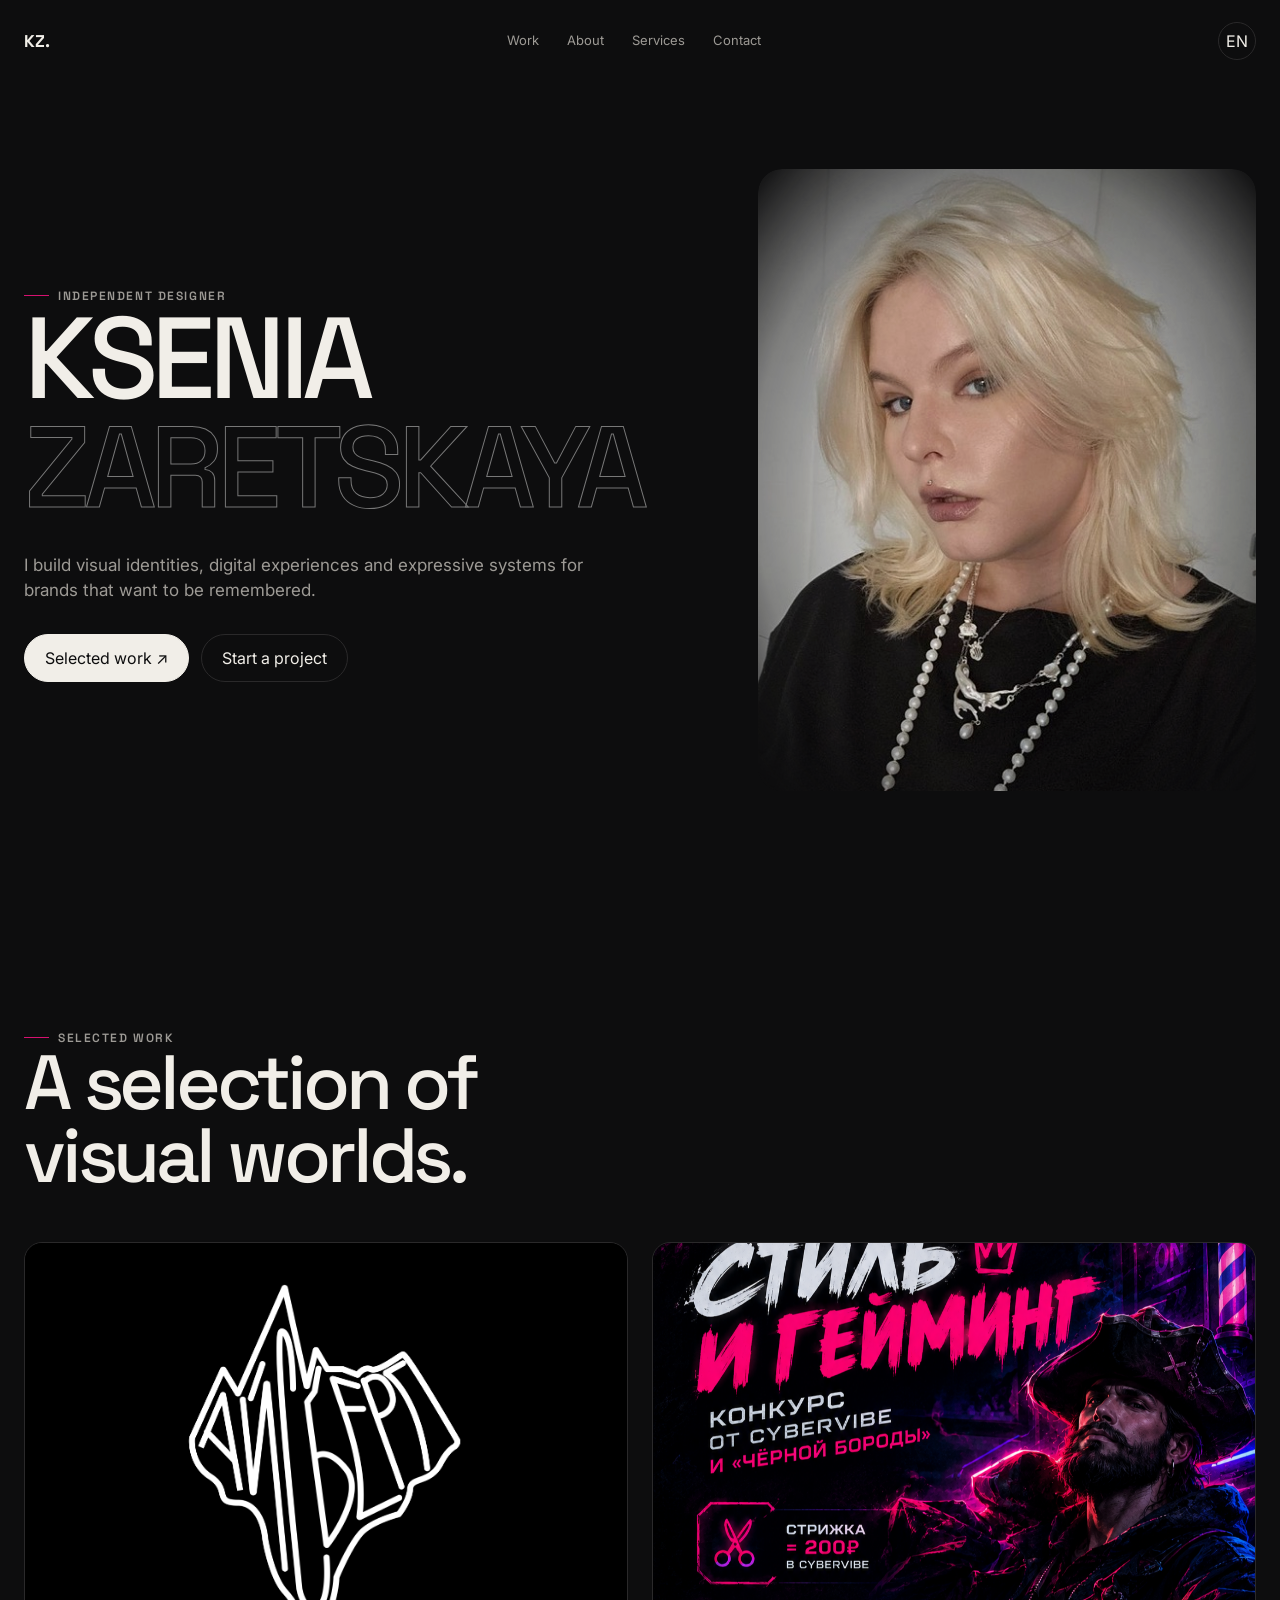
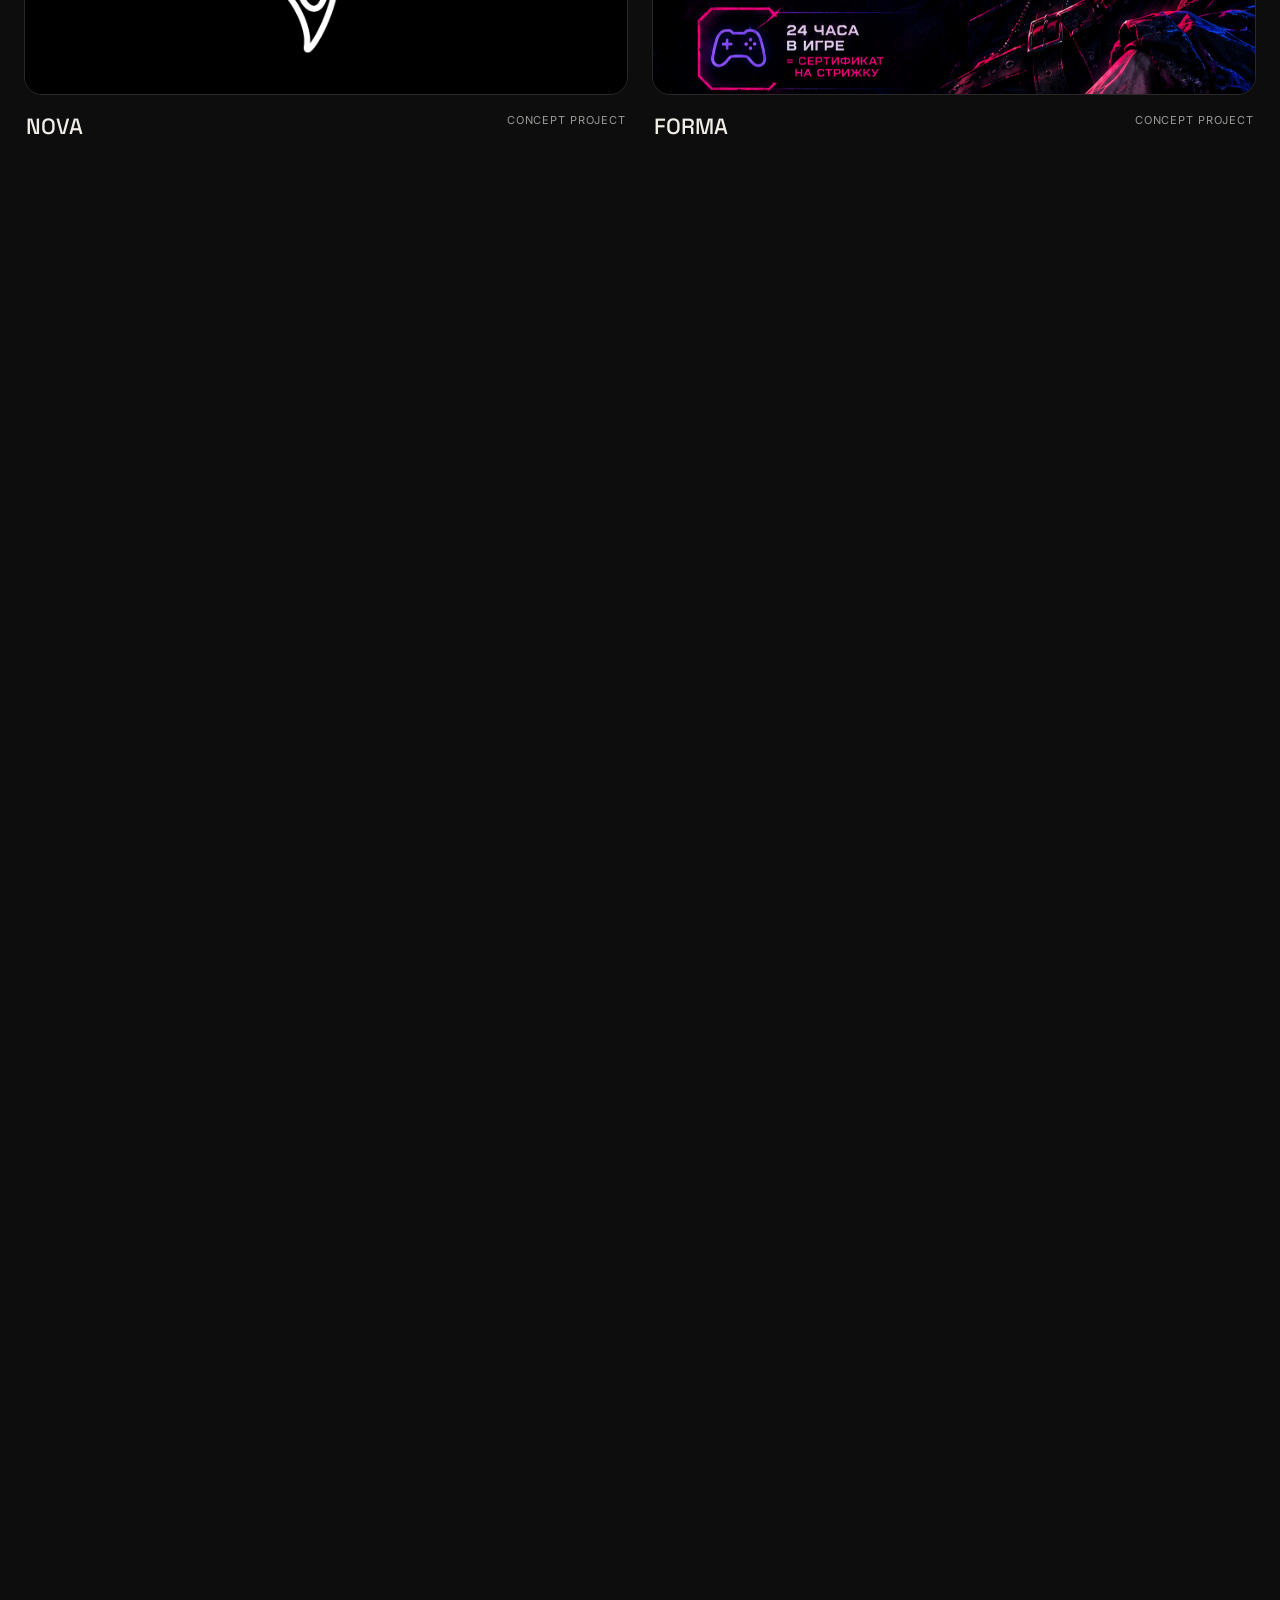
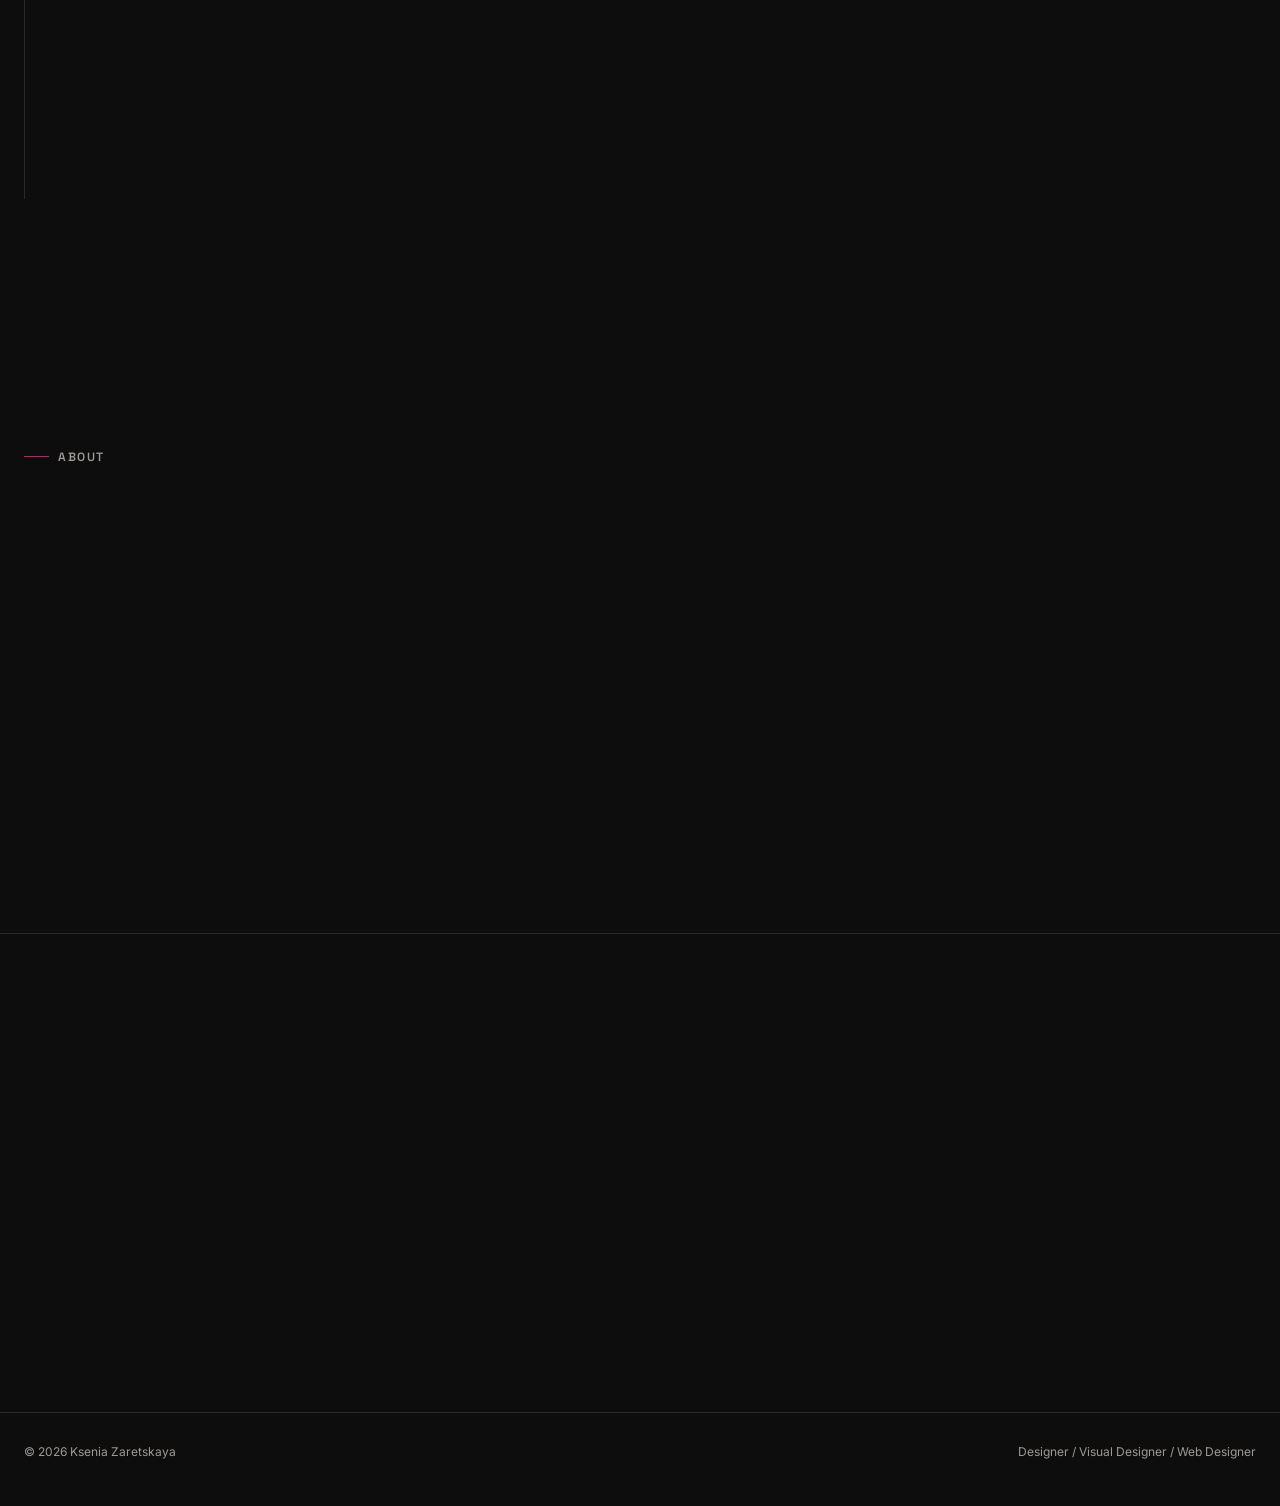
<file: index.html>
<!doctype html><html lang="en"><head><meta charset="utf-8"><meta name="viewport" content="width=device-width,initial-scale=1"><meta name="description" content="Ksenia Zaretskaya — Designer / Visual Designer / Web Designer"><title>Ksenia Zaretskaya — Designer</title><link rel="stylesheet" href="css/reset.css"><link rel="stylesheet" href="css/variables.css"><link rel="stylesheet" href="css/global.css"><link rel="stylesheet" href="css/components.css"><link rel="stylesheet" href="css/animations.css"><link rel="stylesheet" href="css/responsive.css"></head><body>
<header class="site-header"><div class="container nav"><a class="logo" href="index.html">KZ.</a><nav class="nav-links"><a href="#work">Work</a><a href="about.html">About</a><a href="#services">Services</a><a href="contact.html">Contact</a></nav><div class="nav-actions"><button class="icon-btn menu-toggle">☰</button><button class="lang-btn" data-lang-toggle>EN</button></div></div></header>
<main><section class="hero"><div class="container hero-grid"><div class="reveal"><span class="eyebrow">Independent designer</span><!-- TODO: ЗДЕСЬ ПОМЕНЯТЬ ГЛАВНЫЙ ЗАГОЛОВОК --><h1 class="display hero-title">KSENIA<br><span>ZARETSKAYA</span></h1><!-- TODO: ЗДЕСЬ ПОМЕНЯТЬ ГЛАВНЫЙ ТЕКСТ --><p class="hero-copy">I build visual identities, digital experiences and expressive systems for brands that want to be remembered.</p><div class="hero-actions"><a class="btn btn-primary" href="#work">Selected work ↗</a><a class="btn" href="contact.html">Start a project</a></div></div><div class="hero-visual"><!-- TODO: ЗДЕСЬ ПОМЕНЯТЬ 3D-ВИЗУАЛ НА ГЛАВНОМ ЭКРАНЕ --><img src="assets/images/hero-design-object.png" alt="Abstract 3D design objects, digital panels and burgundy glass sculpture"></div></div></section>
<section class="section" id="work"><div class="container"><div class="section-head reveal"><div><span class="eyebrow">Selected work</span><h2 class="display section-title">A selection of<br>visual worlds.</h2></div></div><div class="work-grid">
<a class="work-card reveal" href="projects/nova.html"><div class="work-media"><!-- TODO: ЗДЕСЬ ПОМЕНЯТЬ КАРТИНКУ ПРОЕКТА NOVA --><img src="assets/images/nova.png" alt="NOVA project"></div><div class="work-meta"><span class="work-title">NOVA</span><span class="work-type">Concept project</span></div></a>
<a class="work-card reveal" href="projects/forma.html"><div class="work-media"><!-- TODO: ЗДЕСЬ ПОМЕНЯТЬ КАРТИНКУ ПРОЕКТА FORMA --><img src="assets/images/forma.png" alt="FORMA project"></div><div class="work-meta"><span class="work-title">FORMA</span><span class="work-type">Concept project</span></div></a>
<a class="work-card reveal" href="projects/muse.html"><div class="work-media"><!-- TODO: ЗДЕСЬ ПОМЕНЯТЬ КАРТИНКУ ПРОЕКТА MUSE --><img src="assets/images/muse.png" alt="MUSE project"></div><div class="work-meta"><span class="work-title">MUSE</span><span class="work-type">Concept project</span></div></a>
<a class="work-card reveal" href="projects/aera.html"><div class="work-media"><!-- TODO: ЗДЕСЬ ПОМЕНЯТЬ КАРТИНКУ ПРОЕКТА AERA --><img src="assets/images/aera.png" alt="AERA project"></div><div class="work-meta"><span class="work-title">AERA</span><span class="work-type">Concept project</span></div></a>
<a class="work-card reveal" href="projects/noir.html"><div class="work-media"><!-- TODO: ЗДЕСЬ ПОМЕНЯТЬ КАРТИНКУ ПРОЕКТА NOIR --><img src="assets/images/noir.png" alt="NOIR project"></div><div class="work-meta"><span class="work-title">NOIR</span><span class="work-type">Concept project</span></div></a>
<a class="work-card reveal" href="projects/kin.html"><div class="work-media"><!-- TODO: ЗДЕСЬ ПОМЕНЯТЬ КАРТИНКУ ПРОЕКТА KIN --><img src="assets/images/kin.png" alt="KIN project"></div><div class="work-meta"><span class="work-title">KIN</span><span class="work-type">Concept project</span></div></a>
<a class="work-card reveal" href="projects/mono.html"><div class="work-media"><!-- TODO: ЗДЕСЬ ПОМЕНЯТЬ КАРТИНКУ ПРОЕКТА MONO --><img src="assets/images/mono.png" alt="MONO project"></div><div class="work-meta"><span class="work-title">MONO</span><span class="work-type">Concept project</span></div></a>
<a class="work-card reveal" href="projects/vanta.html"><div class="work-media"><!-- TODO: ЗДЕСЬ ПОМЕНЯТЬ КАРТИНКУ ПРОЕКТА VANTA --><img src="assets/images/vanta.png" alt="VANTA project"></div><div class="work-meta"><span class="work-title">VANTA</span><span class="work-type">Concept project</span></div></a>
</div></div></section><section class="section services" id="services"><div class="container"><div class="section-head reveal"><div><span class="eyebrow">Services</span><h2 class="display section-title">Design with<br>direction.</h2></div></div><div class="service-row reveal"><span>01</span><span class="service-name">Graphic Design</span><span class="service-desc">Campaigns, editorial, social and visual communication.</span></div><div class="service-row reveal"><span>02</span><span class="service-name">Branding</span><span class="service-desc">Identity systems, art direction and brand language.</span></div><div class="service-row reveal"><span>03</span><span class="service-name">Web / UI</span><span class="service-desc">Websites and interfaces with a strong visual point of view.</span></div><div class="service-row reveal"><span>04</span><span class="service-name">3D / Content</span><span class="service-desc">Visual experiments, 3D objects and content systems.</span></div></div></section>
<section class="section"><div class="container"><div class="section-head reveal"><div><span class="eyebrow">Process</span><h2 class="display section-title">Clear process.<br>Strong result.</h2></div></div><div class="process-grid"><div class="process-item reveal"><span class="process-num">01 / DISCOVER</span><h3>Context</h3><p>Goals, audience, references and the problem behind the brief.</p></div><div class="process-item reveal"><span class="process-num">02 / DEFINE</span><h3>Direction</h3><p>Concept, mood, visual language and a focused design route.</p></div><div class="process-item reveal"><span class="process-num">03 / DESIGN</span><h3>System</h3><p>Identity, layouts, interfaces and details built as one system.</p></div><div class="process-item reveal"><span class="process-num">04 / DELIVER</span><h3>Launch</h3><p>Polished final assets prepared for real-world use.</p></div></div></div></section>
<section class="section"><div class="container about-split"><div><span class="eyebrow">About</span></div><div class="reveal"><!-- TODO: ЗДЕСЬ ПОМЕНЯТЬ ТЕКСТ О СЕБЕ --><p class="about-lead">I’m Ksenia — an independent designer focused on turning ideas into distinctive visual experiences.</p><p class="hero-copy">My work moves between identity, digital design, social content and visual experimentation.</p><a class="btn" href="about.html">More about me →</a></div></div></section><section class="cta"><div class="container reveal"><span class="eyebrow">Have a project?</span><!-- TODO: ЗДЕСЬ ПОМЕНЯТЬ CTA --><h2 class="display cta-title">Let’s make something<br><span class="accent">worth remembering.</span></h2><div style="margin-top:30px"><a class="btn btn-primary" href="contact.html">Get in touch ↗</a></div></div></section></main><footer class="footer"><div class="container footer-row"><span>© 2026 Ksenia Zaretskaya</span><span>Designer / Visual Designer / Web Designer</span></div></footer><script src="js/main.js"></script><script src="js/animations.js"></script><script src="js/cursor.js"></script><script src="js/theme.js"></script><script src="js/language.js"></script><script src="js/projects.js"></script><script src="js/contact.js"></script></body></html>
</file>
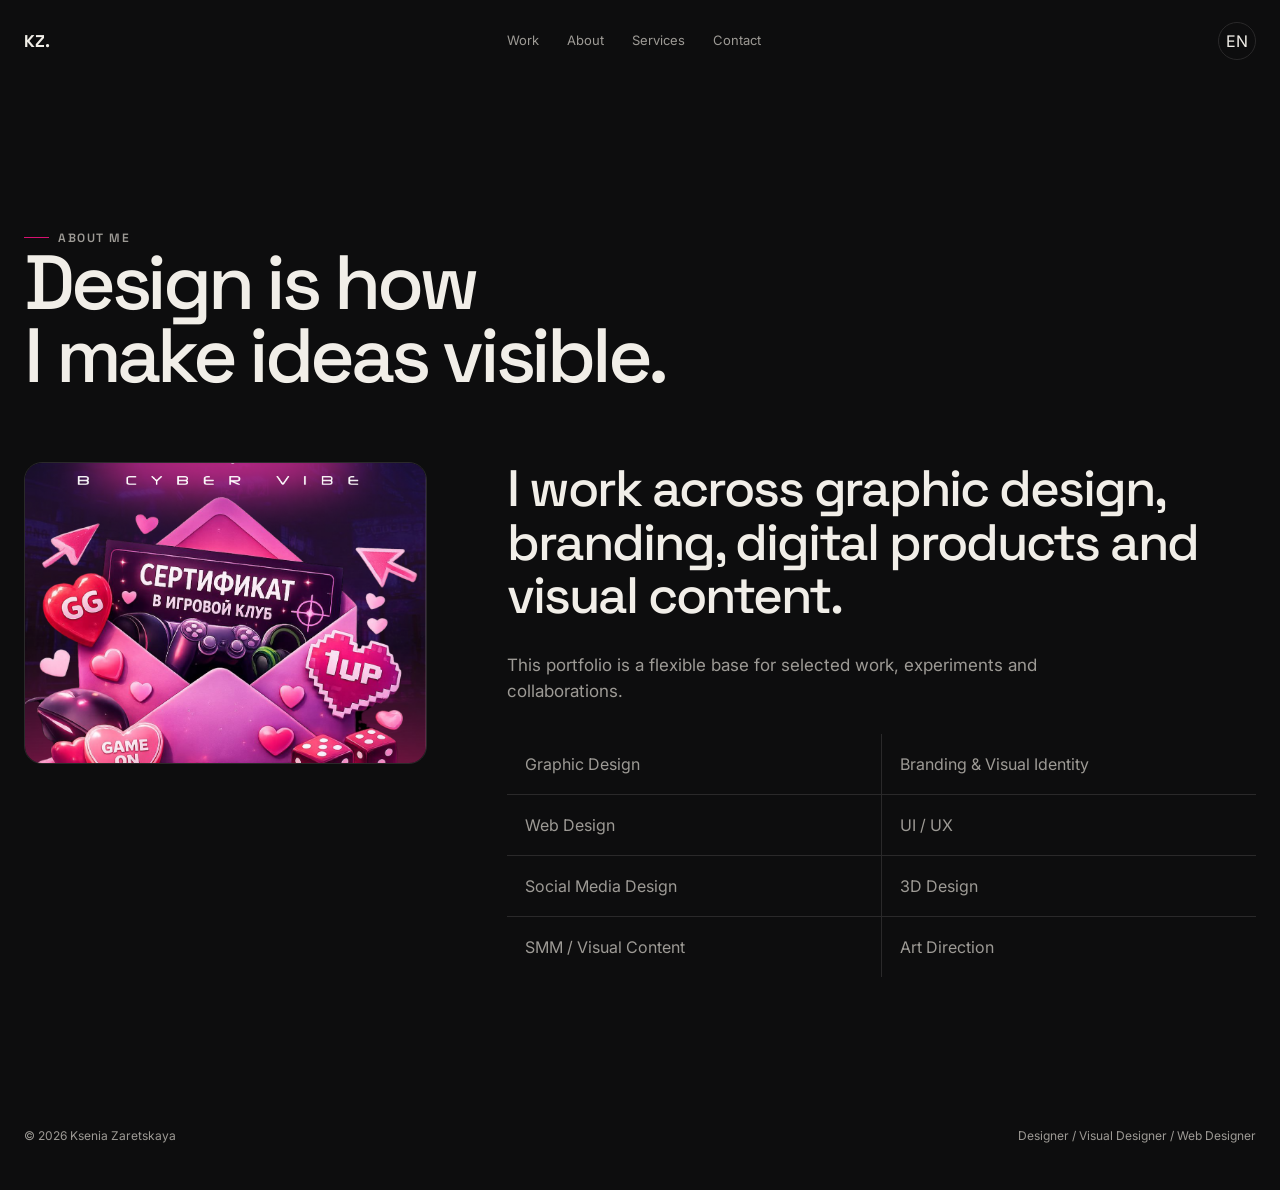
<file: about.html>
<!doctype html><html lang="en"><head><meta charset="utf-8"><meta name="viewport" content="width=device-width,initial-scale=1"><title>About — Ksenia Zaretskaya</title><link rel="stylesheet" href="css/reset.css"><link rel="stylesheet" href="css/variables.css"><link rel="stylesheet" href="css/global.css"><link rel="stylesheet" href="css/components.css"><link rel="stylesheet" href="css/animations.css"><link rel="stylesheet" href="css/responsive.css"></head><body><header class="site-header"><div class="container nav"><a class="logo" href="index.html">KZ.</a><nav class="nav-links"><a href="index.html#work">Work</a><a href="about.html">About</a><a href="index.html#services">Services</a><a href="contact.html">Contact</a></nav><div class="nav-actions"><button class="icon-btn menu-toggle">☰</button><button class="lang-btn" data-lang-toggle>EN</button></div></div></header><main class="page-main"><section class="section"><div class="container"><span class="eyebrow reveal">About me</span><!-- TODO: ЗДЕСЬ ПОМЕНЯТЬ ЗАГОЛОВОК ABOUT --><h1 class="display section-title reveal">Design is how<br>I make ideas visible.</h1><div class="about-split" style="margin-top:70px"><div class="reveal"><div class="work-media"><!-- TODO: ЗДЕСЬ ПОМЕНЯТЬ СВОЁ ФОТО --><img src="assets/images/muse.png" alt="Ksenia placeholder photo"></div></div><div class="reveal"><!-- TODO: ЗДЕСЬ ПОМЕНЯТЬ БИОГРАФИЮ --><p class="about-lead">I work across graphic design, branding, digital products and visual content.</p><p class="hero-copy">This portfolio is a flexible base for selected work, experiments and collaborations.</p><ul class="expertise-list"><li>Graphic Design</li><li>Branding & Visual Identity</li><li>Web Design</li><li>UI / UX</li><li>Social Media Design</li><li>3D Design</li><li>SMM / Visual Content</li><li>Art Direction</li></ul></div></div></div></section></main><footer class="footer"><div class="container footer-row"><span>© 2026 Ksenia Zaretskaya</span><span>Designer / Visual Designer / Web Designer</span></div></footer><script src="js/main.js"></script><script src="js/animations.js"></script><script src="js/language.js"></script></body></html>
</file>
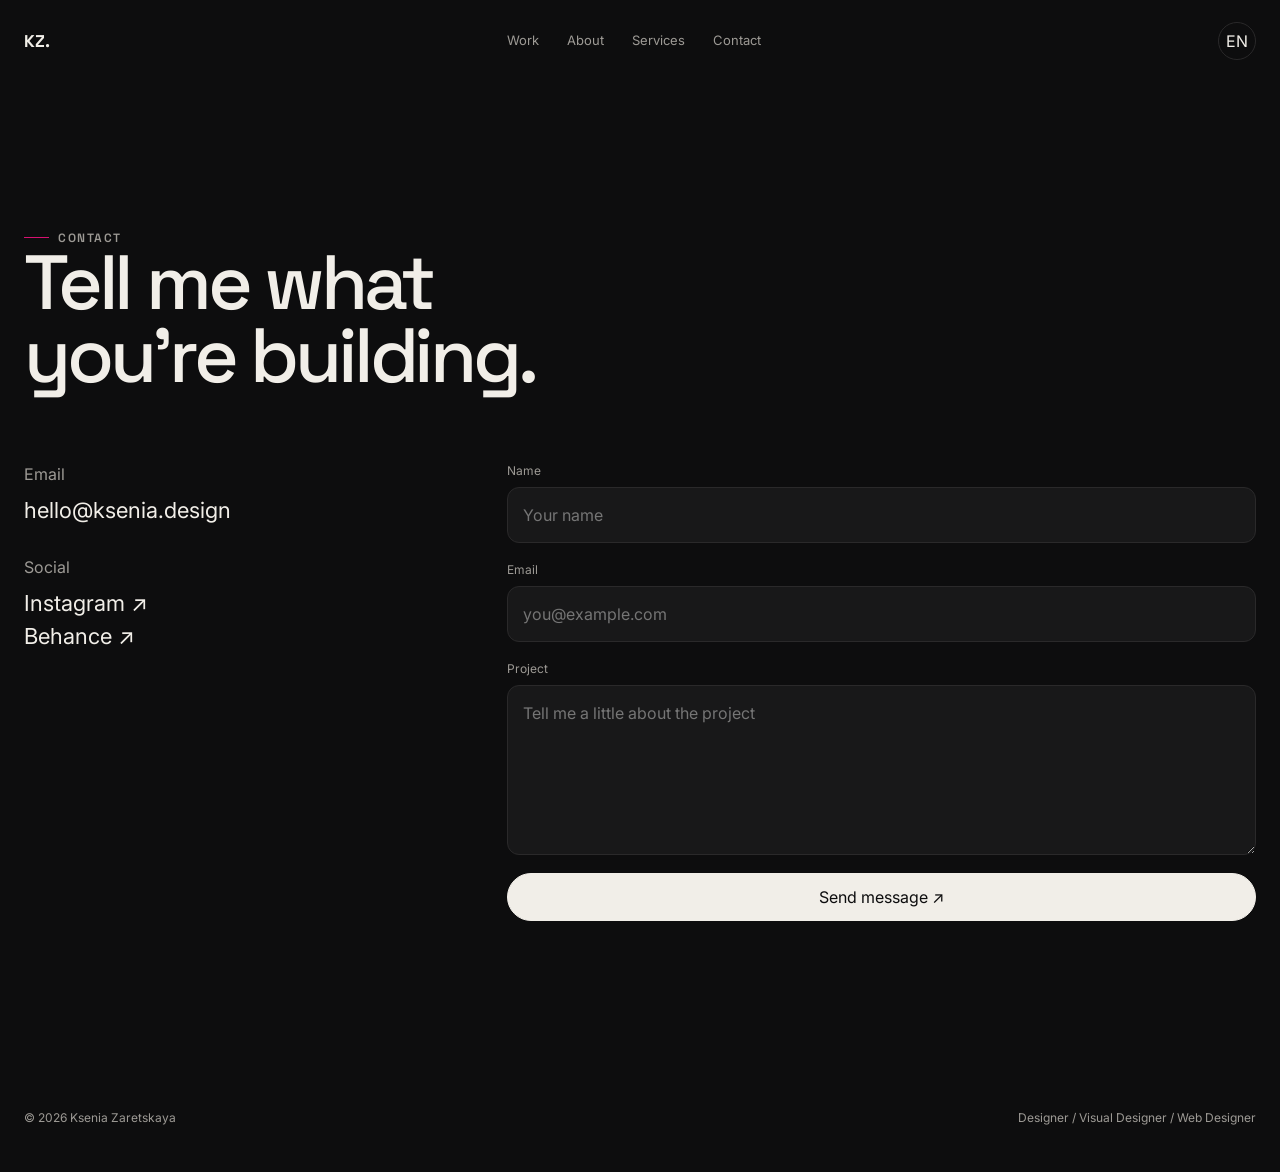
<file: contact.html>
<!doctype html><html lang="en"><head><meta charset="utf-8"><meta name="viewport" content="width=device-width,initial-scale=1"><title>Contact — Ksenia Zaretskaya</title><link rel="stylesheet" href="css/reset.css"><link rel="stylesheet" href="css/variables.css"><link rel="stylesheet" href="css/global.css"><link rel="stylesheet" href="css/components.css"><link rel="stylesheet" href="css/animations.css"><link rel="stylesheet" href="css/responsive.css"></head><body><header class="site-header"><div class="container nav"><a class="logo" href="index.html">KZ.</a><nav class="nav-links"><a href="index.html#work">Work</a><a href="about.html">About</a><a href="index.html#services">Services</a><a href="contact.html">Contact</a></nav><div class="nav-actions"><button class="icon-btn menu-toggle">☰</button><button class="lang-btn" data-lang-toggle>EN</button></div></div></header><main class="page-main"><section class="section"><div class="container"><span class="eyebrow reveal">Contact</span><h1 class="display section-title reveal">Tell me what<br>you’re building.</h1><div class="about-split" style="margin-top:70px"><div class="reveal"><p class="muted">Email</p><!-- TODO: ЗДЕСЬ ПОМЕНЯТЬ EMAIL --><p style="font-size:22px;margin:8px 0 28px"><a href="mailto:hello@ksenia.design">hello@ksenia.design</a></p><p class="muted">Social</p><!-- TODO: ЗДЕСЬ ПОМЕНЯТЬ СОЦСЕТИ --><p style="font-size:22px;margin-top:8px"><a href="#">Instagram ↗</a><br><a href="#">Behance ↗</a></p></div><div class="reveal"><form class="form" data-contact-form><div class="field"><label>Name</label><input required placeholder="Your name"></div><div class="field"><label>Email</label><input required type="email" placeholder="you@example.com"></div><div class="field"><label>Project</label><textarea required placeholder="Tell me a little about the project"></textarea></div><button class="btn btn-primary">Send message ↗</button><p class="form-status" data-form-status></p></form></div></div></div></section></main><footer class="footer"><div class="container footer-row"><span>© 2026 Ksenia Zaretskaya</span><span>Designer / Visual Designer / Web Designer</span></div></footer><script src="js/main.js"></script><script src="js/animations.js"></script><script src="js/language.js"></script><script src="js/contact.js"></script></body></html>
</file>
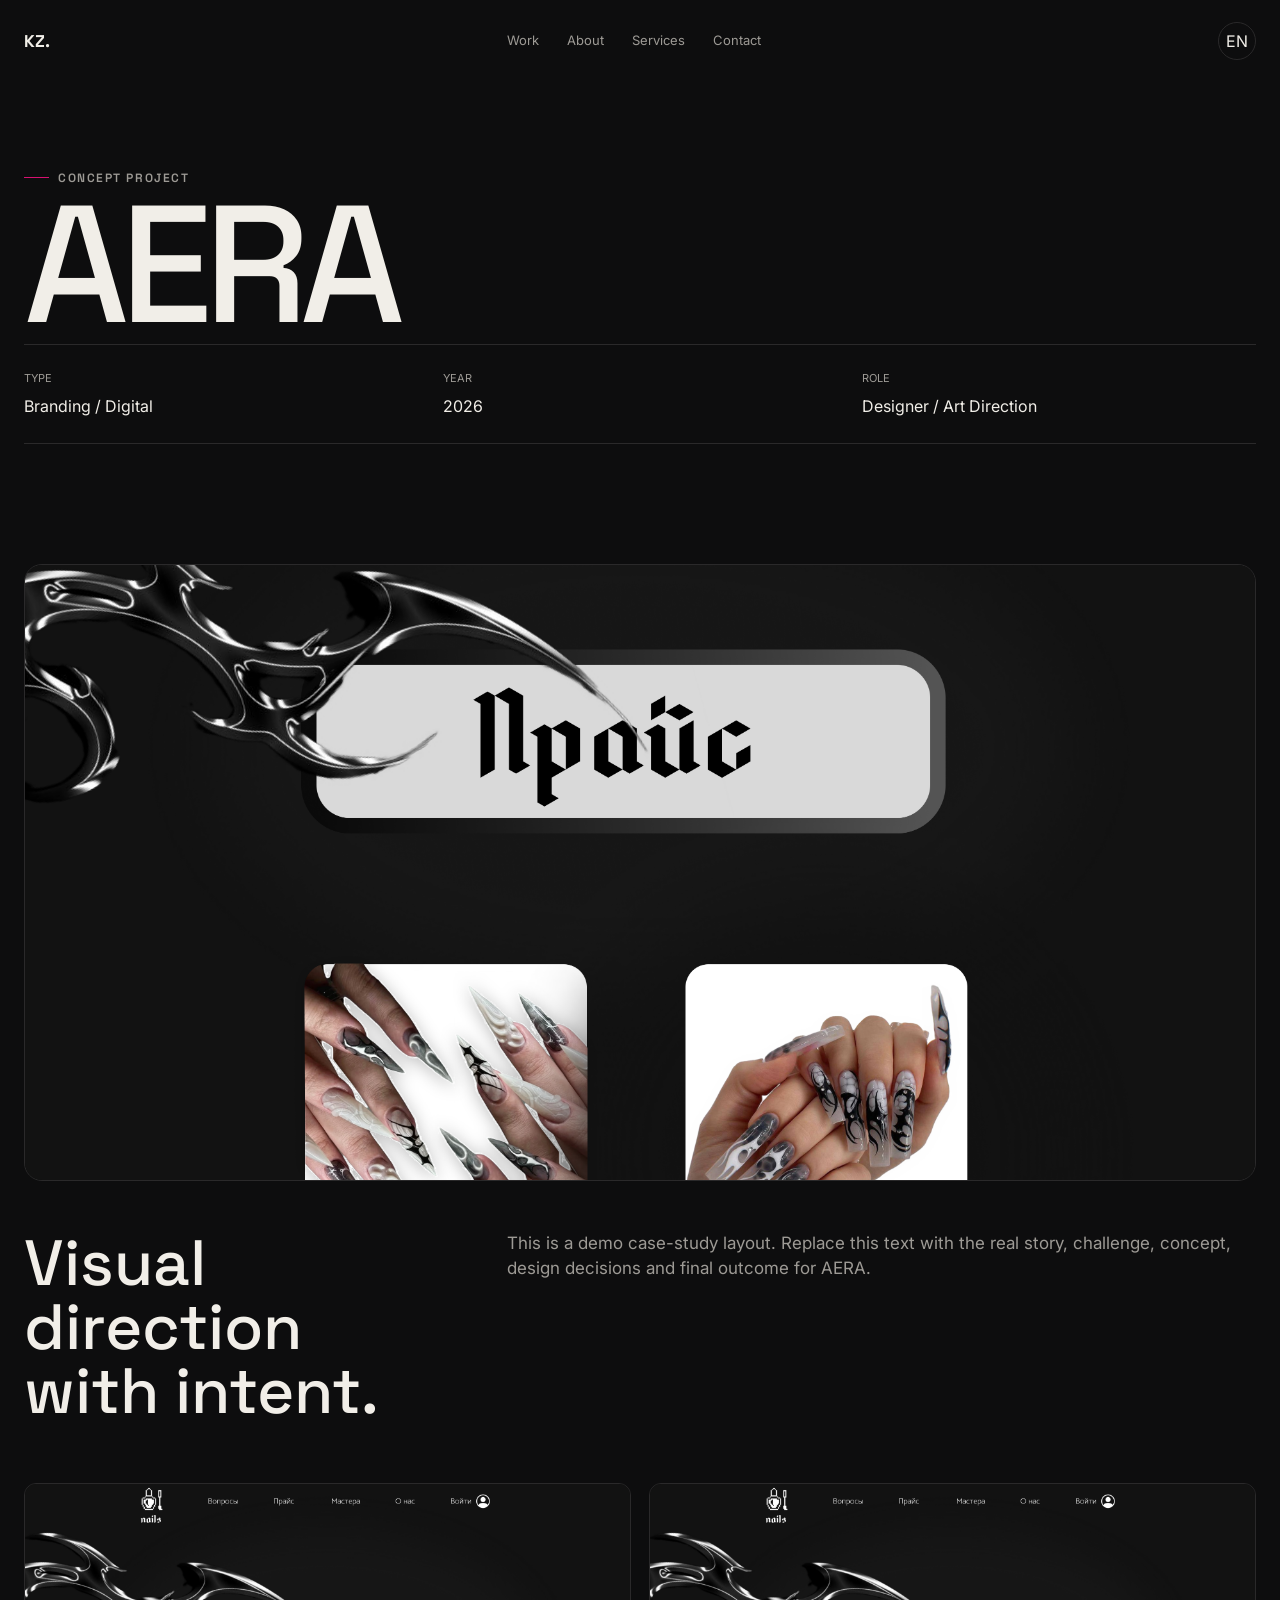
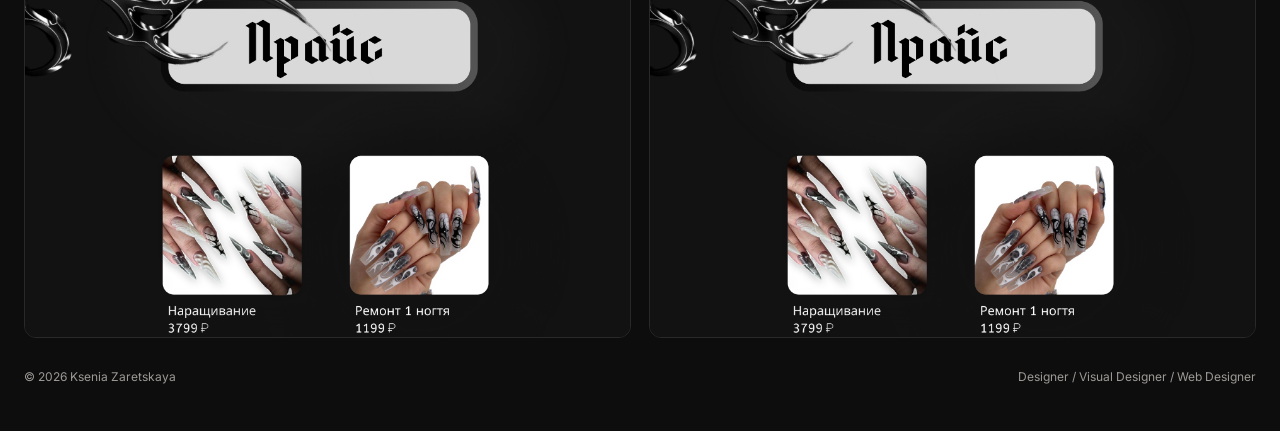
<file: projects/aera.html>
<!doctype html><html lang="en"><head><meta charset="utf-8"><meta name="viewport" content="width=device-width,initial-scale=1"><title>AERA — Ksenia Zaretskaya</title><link rel="stylesheet" href="../css/reset.css"><link rel="stylesheet" href="../css/variables.css"><link rel="stylesheet" href="../css/global.css"><link rel="stylesheet" href="../css/components.css"><link rel="stylesheet" href="../css/animations.css"><link rel="stylesheet" href="../css/responsive.css"></head><body><header class="site-header"><div class="container nav"><a class="logo" href="../index.html">KZ.</a><nav class="nav-links"><a href="../index.html#work">Work</a><a href="../about.html">About</a><a href="../index.html#services">Services</a><a href="../contact.html">Contact</a></nav><div class="nav-actions"><button class="icon-btn menu-toggle">☰</button><button class="lang-btn" data-lang-toggle>EN</button></div></div></header><main><section class="case-hero"><div class="container"><span class="eyebrow reveal">Concept project</span><!-- TODO: ЗДЕСЬ ПОМЕНЯТЬ НАЗВАНИЕ ПРОЕКТА --><h1 class="display case-title reveal">AERA</h1><div class="case-info reveal"><div><span>Type</span>Branding / Digital</div><div><span>Year</span><!-- TODO: ЗДЕСЬ ПОМЕНЯТЬ ГОД -->2026</div><div><span>Role</span>Designer / Art Direction</div></div></div></section><section class="container"><div class="case-cover reveal"><!-- TODO: ЗДЕСЬ ПОМЕНЯТЬ ГЛАВНУЮ КАРТИНКУ ПРОЕКТА AERA --><img src="../assets/images/aera.png" alt="AERA main visual"></div><div class="case-body"><div><h2>Visual direction<br>with intent.</h2></div><div><p><!-- TODO: ЗДЕСЬ ПОМЕНЯТЬ ОПИСАНИЕ ПРОЕКТА -->This is a demo case-study layout. Replace this text with the real story, challenge, concept, design decisions and final outcome for AERA.</p></div></div><div class="case-gallery"><!-- TODO: ЗДЕСЬ ДОБАВИТЬ ДОПОЛНИТЕЛЬНЫЕ КАРТИНКИ ПРОЕКТА --><img src="../assets/images/aera.png" alt="AERA detail 01"><img src="../assets/images/aera.png" alt="AERA detail 02"></div></section></main><footer class="footer"><div class="container footer-row"><span>© 2026 Ksenia Zaretskaya</span><span>Designer / Visual Designer / Web Designer</span></div></footer><script src="../js/main.js"></script><script src="../js/animations.js"></script><script src="../js/language.js"></script></body></html>
</file>
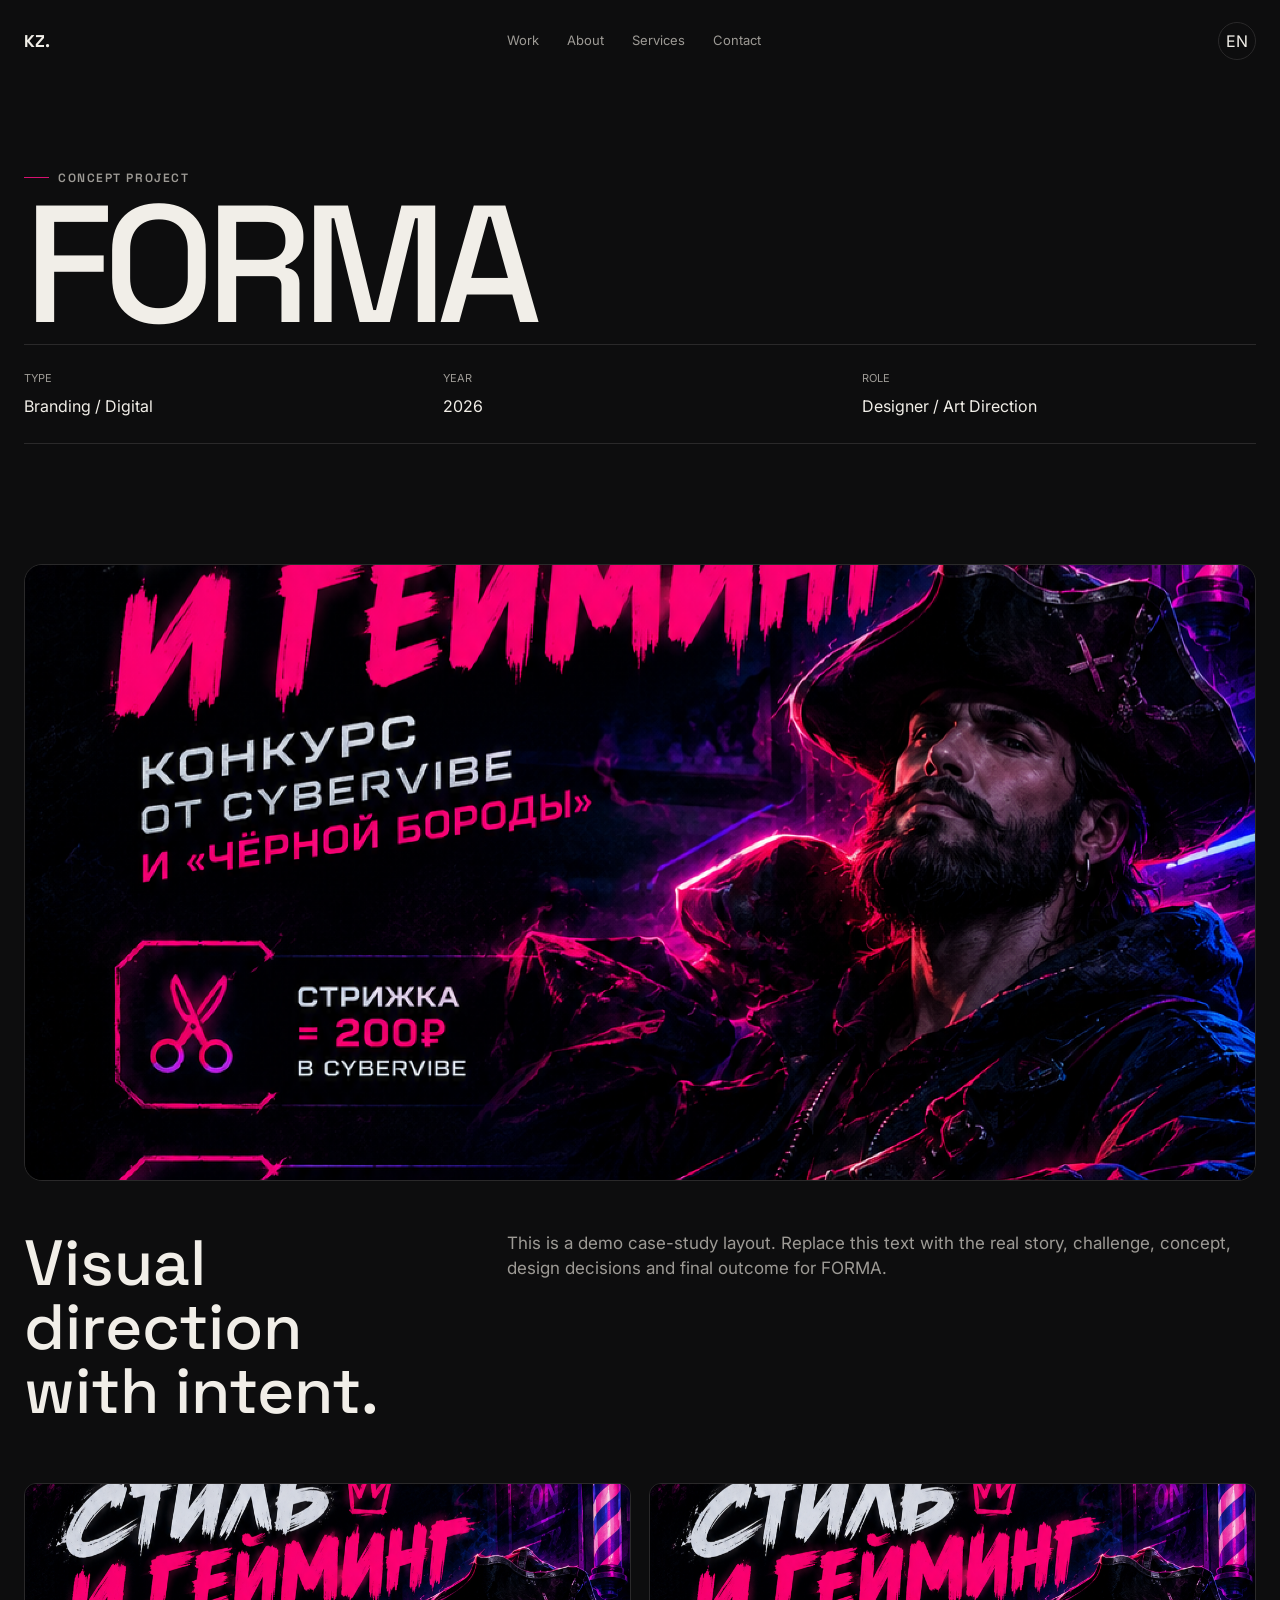
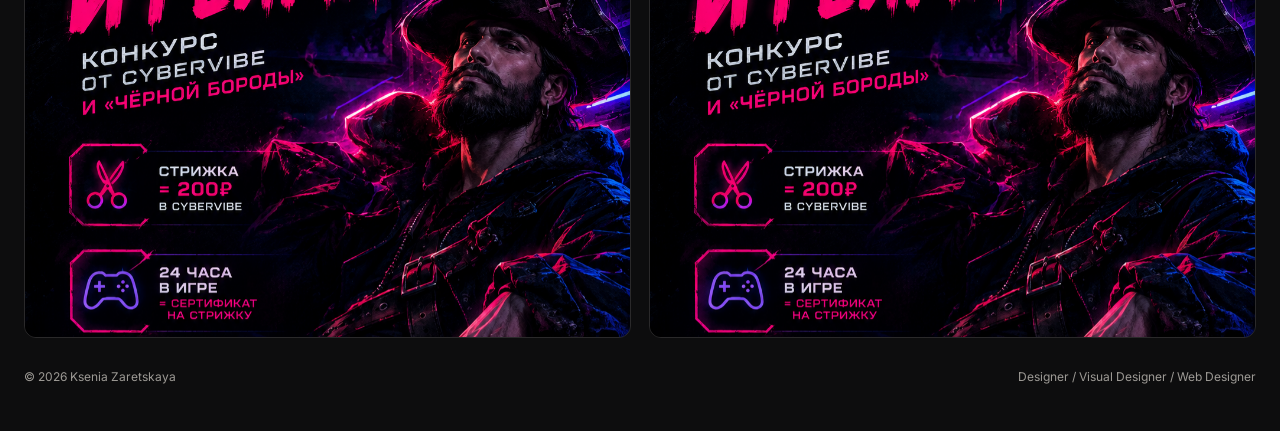
<file: projects/forma.html>
<!doctype html><html lang="en"><head><meta charset="utf-8"><meta name="viewport" content="width=device-width,initial-scale=1"><title>FORMA — Ksenia Zaretskaya</title><link rel="stylesheet" href="../css/reset.css"><link rel="stylesheet" href="../css/variables.css"><link rel="stylesheet" href="../css/global.css"><link rel="stylesheet" href="../css/components.css"><link rel="stylesheet" href="../css/animations.css"><link rel="stylesheet" href="../css/responsive.css"></head><body><header class="site-header"><div class="container nav"><a class="logo" href="../index.html">KZ.</a><nav class="nav-links"><a href="../index.html#work">Work</a><a href="../about.html">About</a><a href="../index.html#services">Services</a><a href="../contact.html">Contact</a></nav><div class="nav-actions"><button class="icon-btn menu-toggle">☰</button><button class="lang-btn" data-lang-toggle>EN</button></div></div></header><main><section class="case-hero"><div class="container"><span class="eyebrow reveal">Concept project</span><!-- TODO: ЗДЕСЬ ПОМЕНЯТЬ НАЗВАНИЕ ПРОЕКТА --><h1 class="display case-title reveal">FORMA</h1><div class="case-info reveal"><div><span>Type</span>Branding / Digital</div><div><span>Year</span><!-- TODO: ЗДЕСЬ ПОМЕНЯТЬ ГОД -->2026</div><div><span>Role</span>Designer / Art Direction</div></div></div></section><section class="container"><div class="case-cover reveal"><!-- TODO: ЗДЕСЬ ПОМЕНЯТЬ ГЛАВНУЮ КАРТИНКУ ПРОЕКТА FORMA --><img src="../assets/images/forma.png" alt="FORMA main visual"></div><div class="case-body"><div><h2>Visual direction<br>with intent.</h2></div><div><p><!-- TODO: ЗДЕСЬ ПОМЕНЯТЬ ОПИСАНИЕ ПРОЕКТА -->This is a demo case-study layout. Replace this text with the real story, challenge, concept, design decisions and final outcome for FORMA.</p></div></div><div class="case-gallery"><!-- TODO: ЗДЕСЬ ДОБАВИТЬ ДОПОЛНИТЕЛЬНЫЕ КАРТИНКИ ПРОЕКТА --><img src="../assets/images/forma.png" alt="FORMA detail 01"><img src="../assets/images/forma.png" alt="FORMA detail 02"></div></section></main><footer class="footer"><div class="container footer-row"><span>© 2026 Ksenia Zaretskaya</span><span>Designer / Visual Designer / Web Designer</span></div></footer><script src="../js/main.js"></script><script src="../js/animations.js"></script><script src="../js/language.js"></script></body></html>
</file>
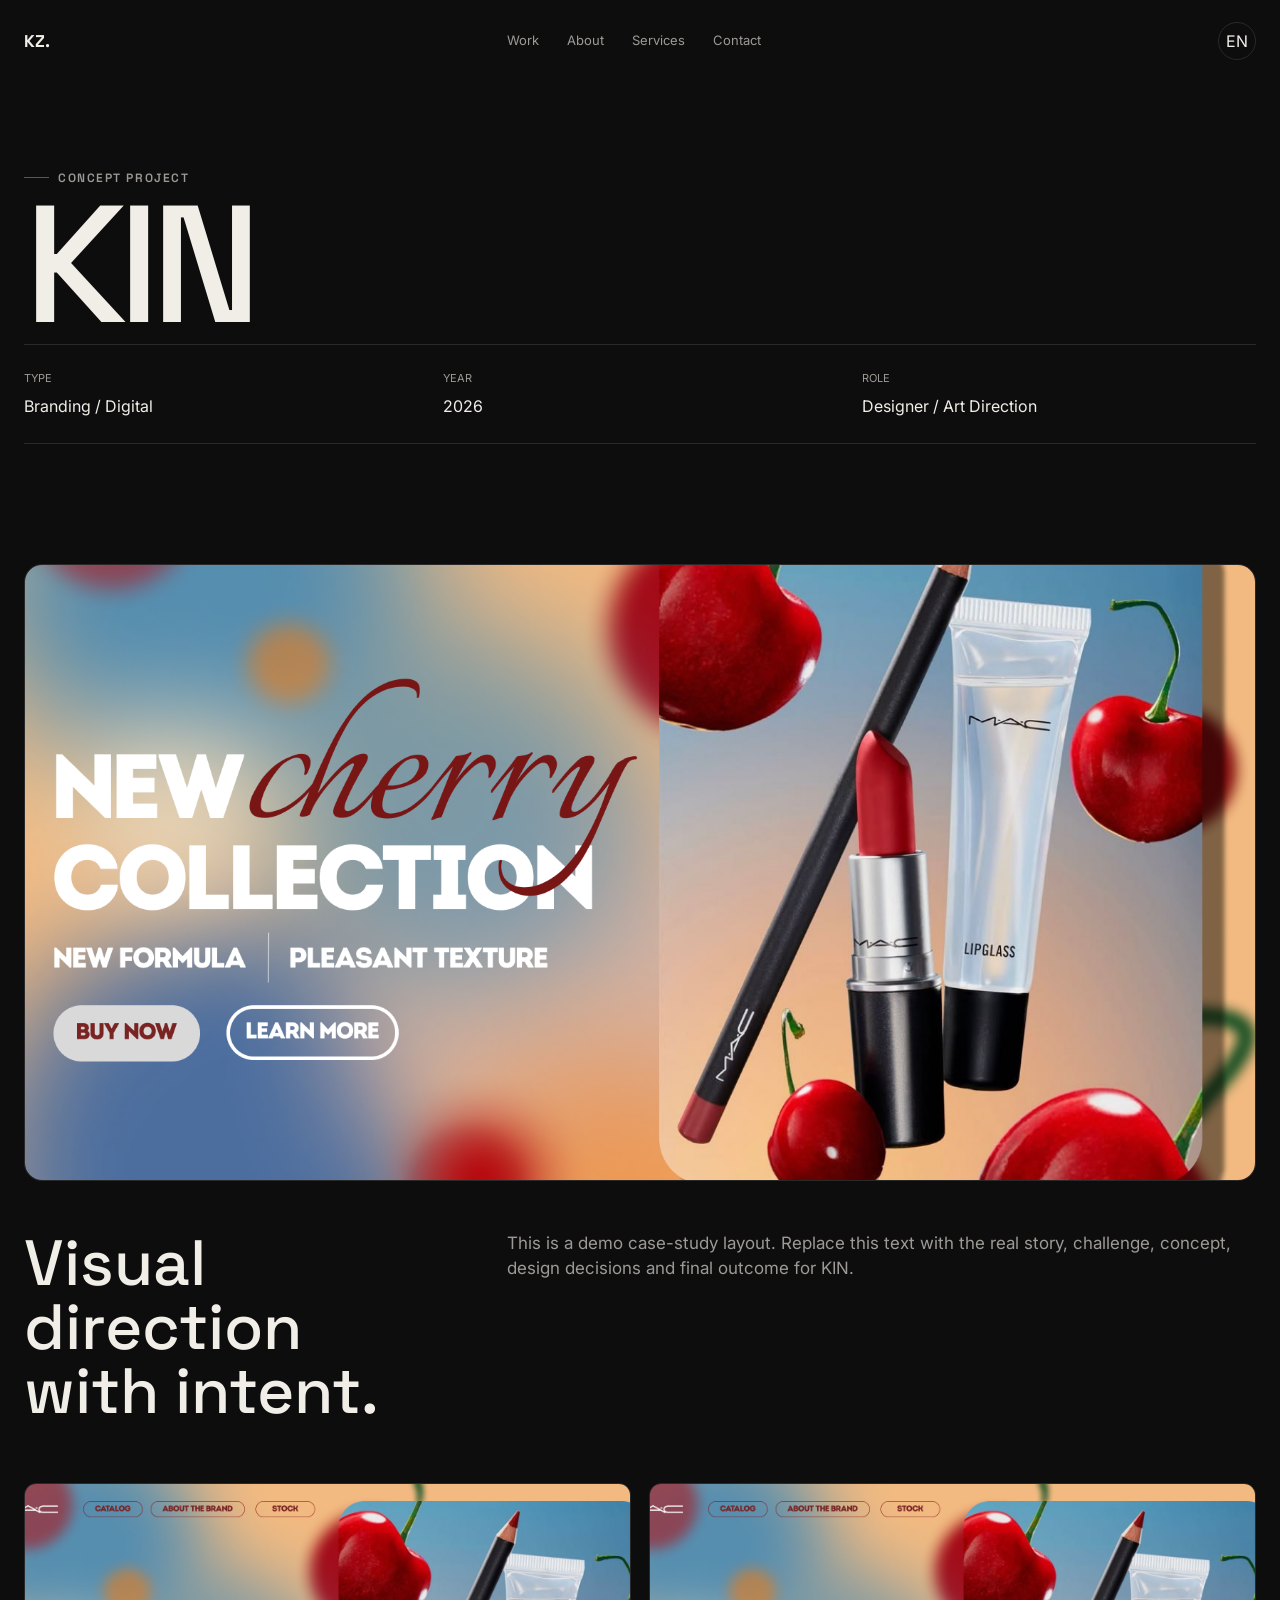
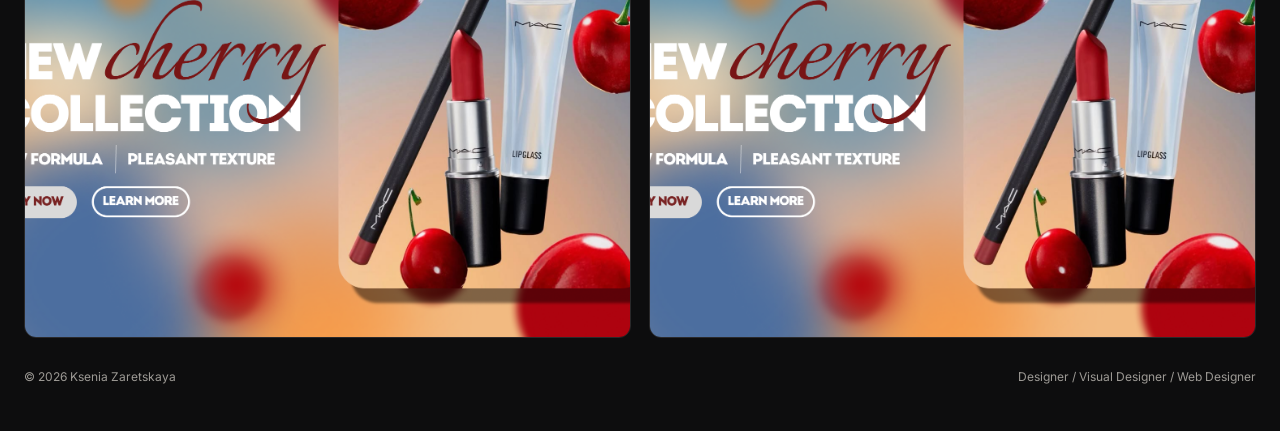
<file: projects/kin.html>
<!doctype html><html lang="en"><head><meta charset="utf-8"><meta name="viewport" content="width=device-width,initial-scale=1"><title>KIN — Ksenia Zaretskaya</title><link rel="stylesheet" href="../css/reset.css"><link rel="stylesheet" href="../css/variables.css"><link rel="stylesheet" href="../css/global.css"><link rel="stylesheet" href="../css/components.css"><link rel="stylesheet" href="../css/animations.css"><link rel="stylesheet" href="../css/responsive.css"></head><body><header class="site-header"><div class="container nav"><a class="logo" href="../index.html">KZ.</a><nav class="nav-links"><a href="../index.html#work">Work</a><a href="../about.html">About</a><a href="../index.html#services">Services</a><a href="../contact.html">Contact</a></nav><div class="nav-actions"><button class="icon-btn menu-toggle">☰</button><button class="lang-btn" data-lang-toggle>EN</button></div></div></header><main><section class="case-hero"><div class="container"><span class="eyebrow reveal">Concept project</span><!-- TODO: ЗДЕСЬ ПОМЕНЯТЬ НАЗВАНИЕ ПРОЕКТА --><h1 class="display case-title reveal">KIN</h1><div class="case-info reveal"><div><span>Type</span>Branding / Digital</div><div><span>Year</span><!-- TODO: ЗДЕСЬ ПОМЕНЯТЬ ГОД -->2026</div><div><span>Role</span>Designer / Art Direction</div></div></div></section><section class="container"><div class="case-cover reveal"><!-- TODO: ЗДЕСЬ ПОМЕНЯТЬ ГЛАВНУЮ КАРТИНКУ ПРОЕКТА KIN --><img src="../assets/images/kin.png" alt="KIN main visual"></div><div class="case-body"><div><h2>Visual direction<br>with intent.</h2></div><div><p><!-- TODO: ЗДЕСЬ ПОМЕНЯТЬ ОПИСАНИЕ ПРОЕКТА -->This is a demo case-study layout. Replace this text with the real story, challenge, concept, design decisions and final outcome for KIN.</p></div></div><div class="case-gallery"><!-- TODO: ЗДЕСЬ ДОБАВИТЬ ДОПОЛНИТЕЛЬНЫЕ КАРТИНКИ ПРОЕКТА --><img src="../assets/images/kin.png" alt="KIN detail 01"><img src="../assets/images/kin.png" alt="KIN detail 02"></div></section></main><footer class="footer"><div class="container footer-row"><span>© 2026 Ksenia Zaretskaya</span><span>Designer / Visual Designer / Web Designer</span></div></footer><script src="../js/main.js"></script><script src="../js/animations.js"></script><script src="../js/language.js"></script></body></html>
</file>
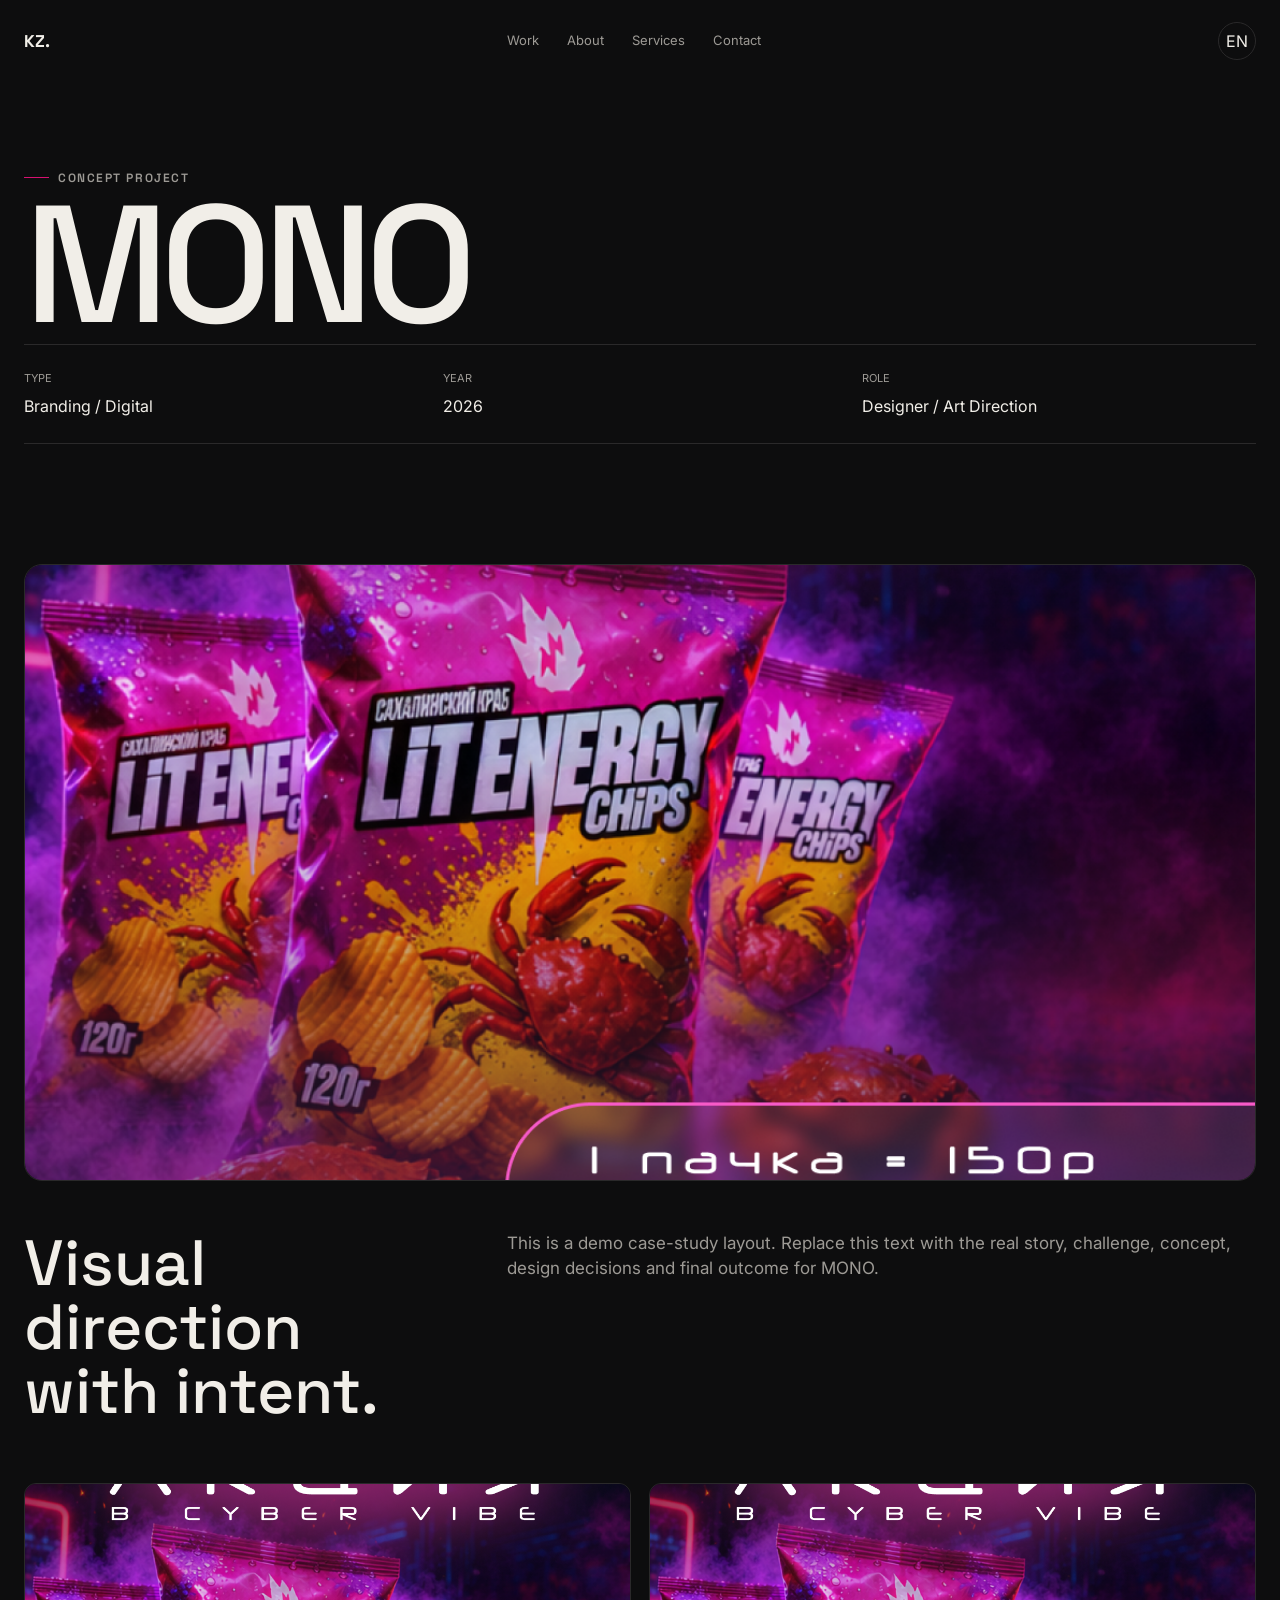
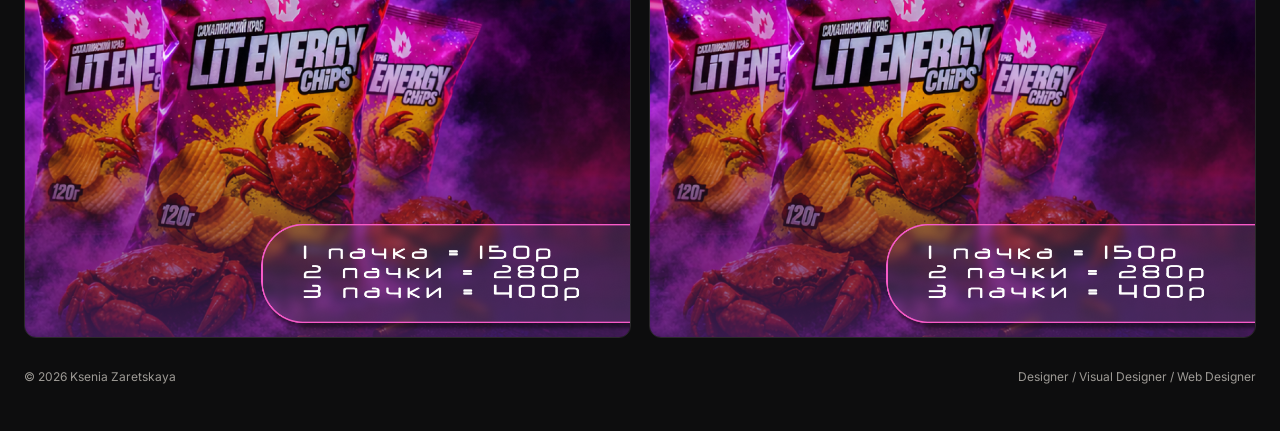
<file: projects/mono.html>
<!doctype html><html lang="en"><head><meta charset="utf-8"><meta name="viewport" content="width=device-width,initial-scale=1"><title>MONO — Ksenia Zaretskaya</title><link rel="stylesheet" href="../css/reset.css"><link rel="stylesheet" href="../css/variables.css"><link rel="stylesheet" href="../css/global.css"><link rel="stylesheet" href="../css/components.css"><link rel="stylesheet" href="../css/animations.css"><link rel="stylesheet" href="../css/responsive.css"></head><body><header class="site-header"><div class="container nav"><a class="logo" href="../index.html">KZ.</a><nav class="nav-links"><a href="../index.html#work">Work</a><a href="../about.html">About</a><a href="../index.html#services">Services</a><a href="../contact.html">Contact</a></nav><div class="nav-actions"><button class="icon-btn menu-toggle">☰</button><button class="lang-btn" data-lang-toggle>EN</button></div></div></header><main><section class="case-hero"><div class="container"><span class="eyebrow reveal">Concept project</span><!-- TODO: ЗДЕСЬ ПОМЕНЯТЬ НАЗВАНИЕ ПРОЕКТА --><h1 class="display case-title reveal">MONO</h1><div class="case-info reveal"><div><span>Type</span>Branding / Digital</div><div><span>Year</span><!-- TODO: ЗДЕСЬ ПОМЕНЯТЬ ГОД -->2026</div><div><span>Role</span>Designer / Art Direction</div></div></div></section><section class="container"><div class="case-cover reveal"><!-- TODO: ЗДЕСЬ ПОМЕНЯТЬ ГЛАВНУЮ КАРТИНКУ ПРОЕКТА MONO --><img src="../assets/images/mono.png" alt="MONO main visual"></div><div class="case-body"><div><h2>Visual direction<br>with intent.</h2></div><div><p><!-- TODO: ЗДЕСЬ ПОМЕНЯТЬ ОПИСАНИЕ ПРОЕКТА -->This is a demo case-study layout. Replace this text with the real story, challenge, concept, design decisions and final outcome for MONO.</p></div></div><div class="case-gallery"><!-- TODO: ЗДЕСЬ ДОБАВИТЬ ДОПОЛНИТЕЛЬНЫЕ КАРТИНКИ ПРОЕКТА --><img src="../assets/images/mono.png" alt="MONO detail 01"><img src="../assets/images/mono.png" alt="MONO detail 02"></div></section></main><footer class="footer"><div class="container footer-row"><span>© 2026 Ksenia Zaretskaya</span><span>Designer / Visual Designer / Web Designer</span></div></footer><script src="../js/main.js"></script><script src="../js/animations.js"></script><script src="../js/language.js"></script></body></html>
</file>
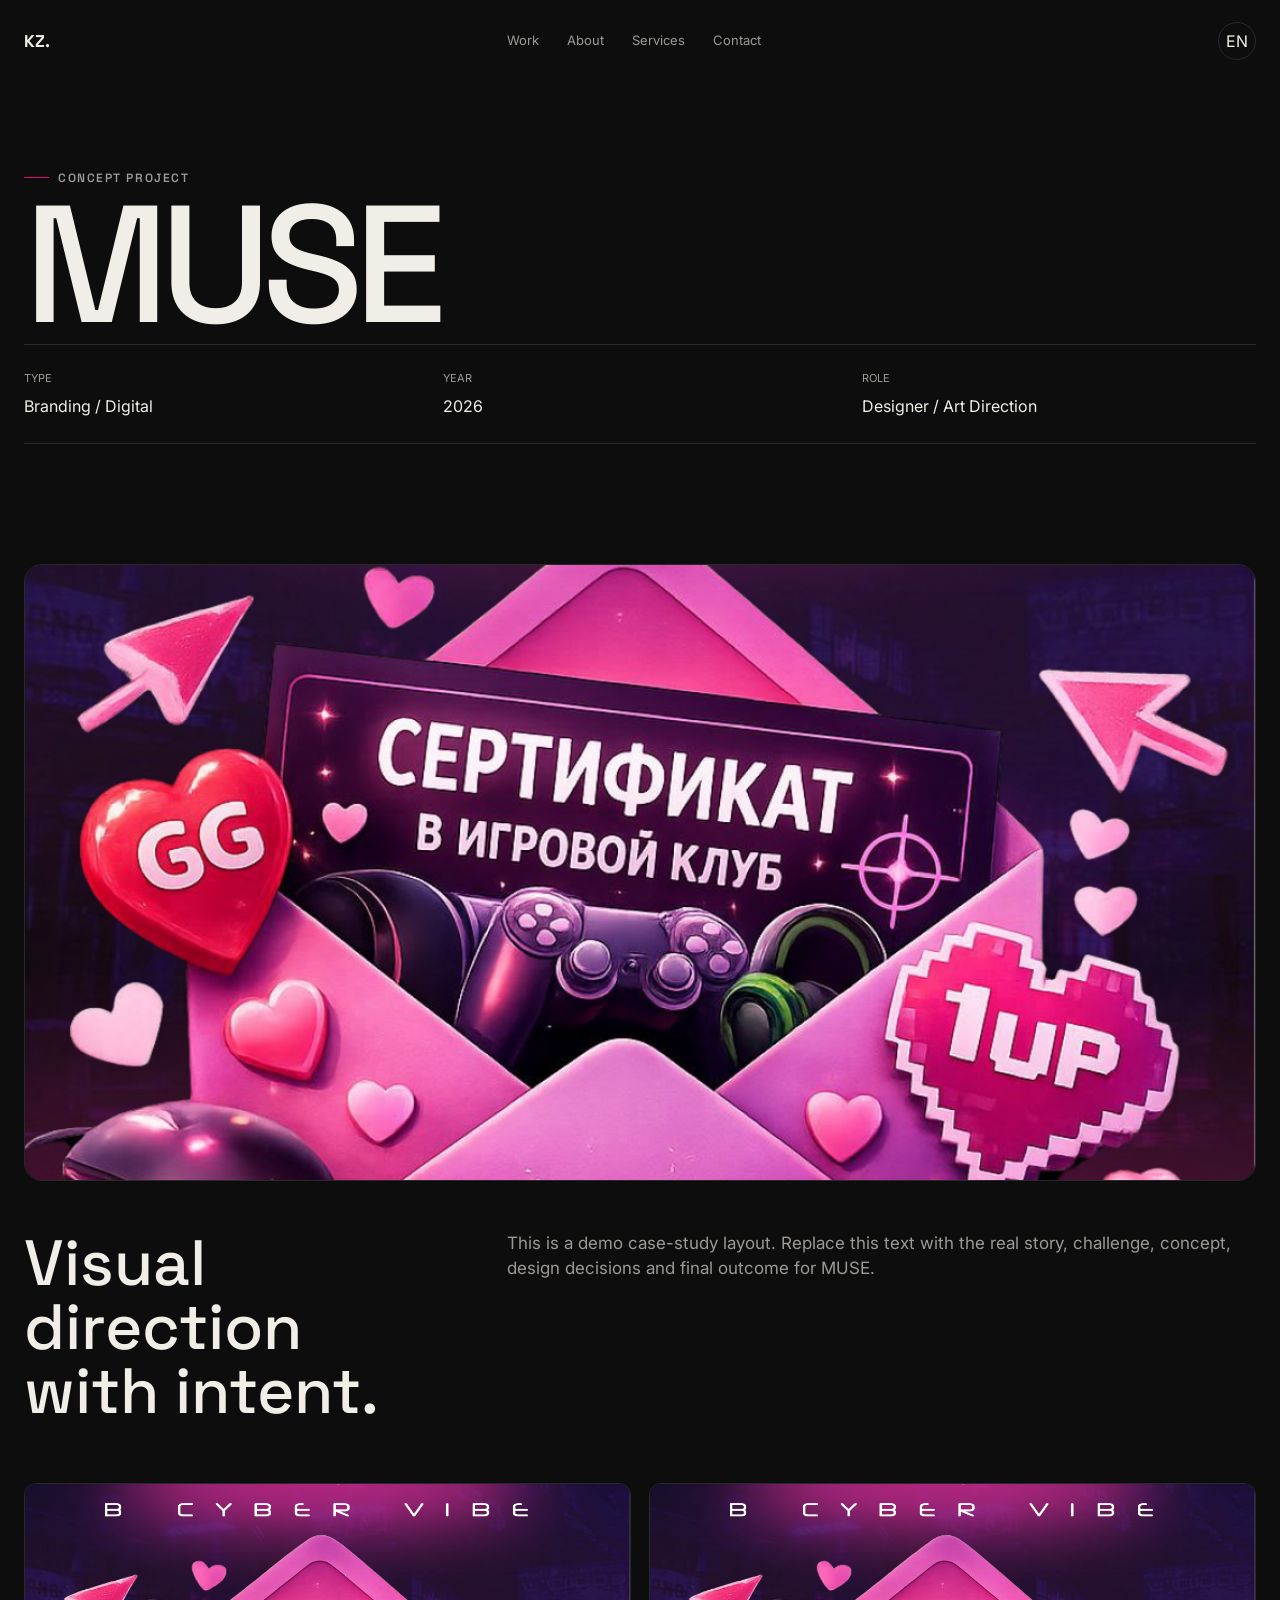
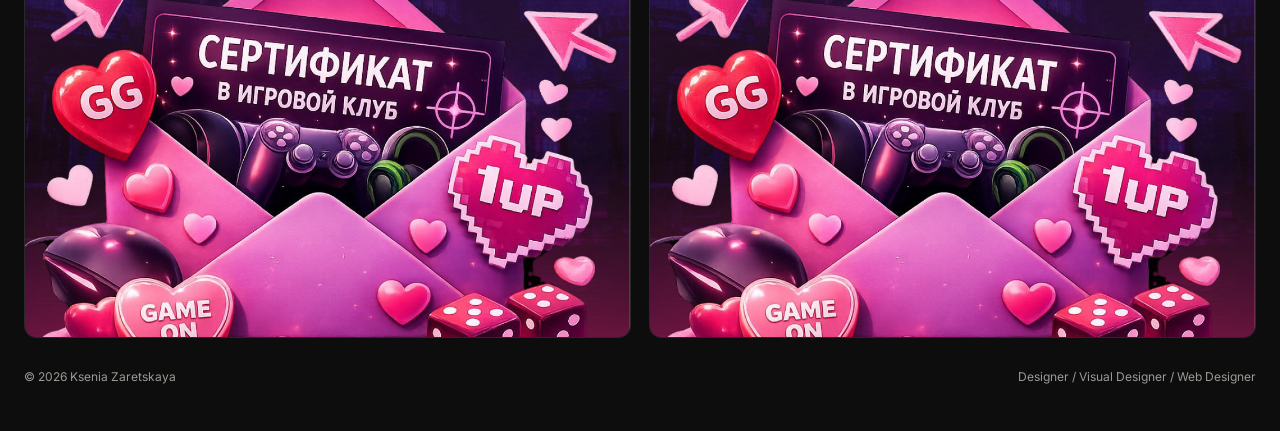
<file: projects/muse.html>
<!doctype html><html lang="en"><head><meta charset="utf-8"><meta name="viewport" content="width=device-width,initial-scale=1"><title>MUSE — Ksenia Zaretskaya</title><link rel="stylesheet" href="../css/reset.css"><link rel="stylesheet" href="../css/variables.css"><link rel="stylesheet" href="../css/global.css"><link rel="stylesheet" href="../css/components.css"><link rel="stylesheet" href="../css/animations.css"><link rel="stylesheet" href="../css/responsive.css"></head><body><header class="site-header"><div class="container nav"><a class="logo" href="../index.html">KZ.</a><nav class="nav-links"><a href="../index.html#work">Work</a><a href="../about.html">About</a><a href="../index.html#services">Services</a><a href="../contact.html">Contact</a></nav><div class="nav-actions"><button class="icon-btn menu-toggle">☰</button><button class="lang-btn" data-lang-toggle>EN</button></div></div></header><main><section class="case-hero"><div class="container"><span class="eyebrow reveal">Concept project</span><!-- TODO: ЗДЕСЬ ПОМЕНЯТЬ НАЗВАНИЕ ПРОЕКТА --><h1 class="display case-title reveal">MUSE</h1><div class="case-info reveal"><div><span>Type</span>Branding / Digital</div><div><span>Year</span><!-- TODO: ЗДЕСЬ ПОМЕНЯТЬ ГОД -->2026</div><div><span>Role</span>Designer / Art Direction</div></div></div></section><section class="container"><div class="case-cover reveal"><!-- TODO: ЗДЕСЬ ПОМЕНЯТЬ ГЛАВНУЮ КАРТИНКУ ПРОЕКТА MUSE --><img src="../assets/images/muse.png" alt="MUSE main visual"></div><div class="case-body"><div><h2>Visual direction<br>with intent.</h2></div><div><p><!-- TODO: ЗДЕСЬ ПОМЕНЯТЬ ОПИСАНИЕ ПРОЕКТА -->This is a demo case-study layout. Replace this text with the real story, challenge, concept, design decisions and final outcome for MUSE.</p></div></div><div class="case-gallery"><!-- TODO: ЗДЕСЬ ДОБАВИТЬ ДОПОЛНИТЕЛЬНЫЕ КАРТИНКИ ПРОЕКТА --><img src="../assets/images/muse.png" alt="MUSE detail 01"><img src="../assets/images/muse.png" alt="MUSE detail 02"></div></section></main><footer class="footer"><div class="container footer-row"><span>© 2026 Ksenia Zaretskaya</span><span>Designer / Visual Designer / Web Designer</span></div></footer><script src="../js/main.js"></script><script src="../js/animations.js"></script><script src="../js/language.js"></script></body></html>
</file>
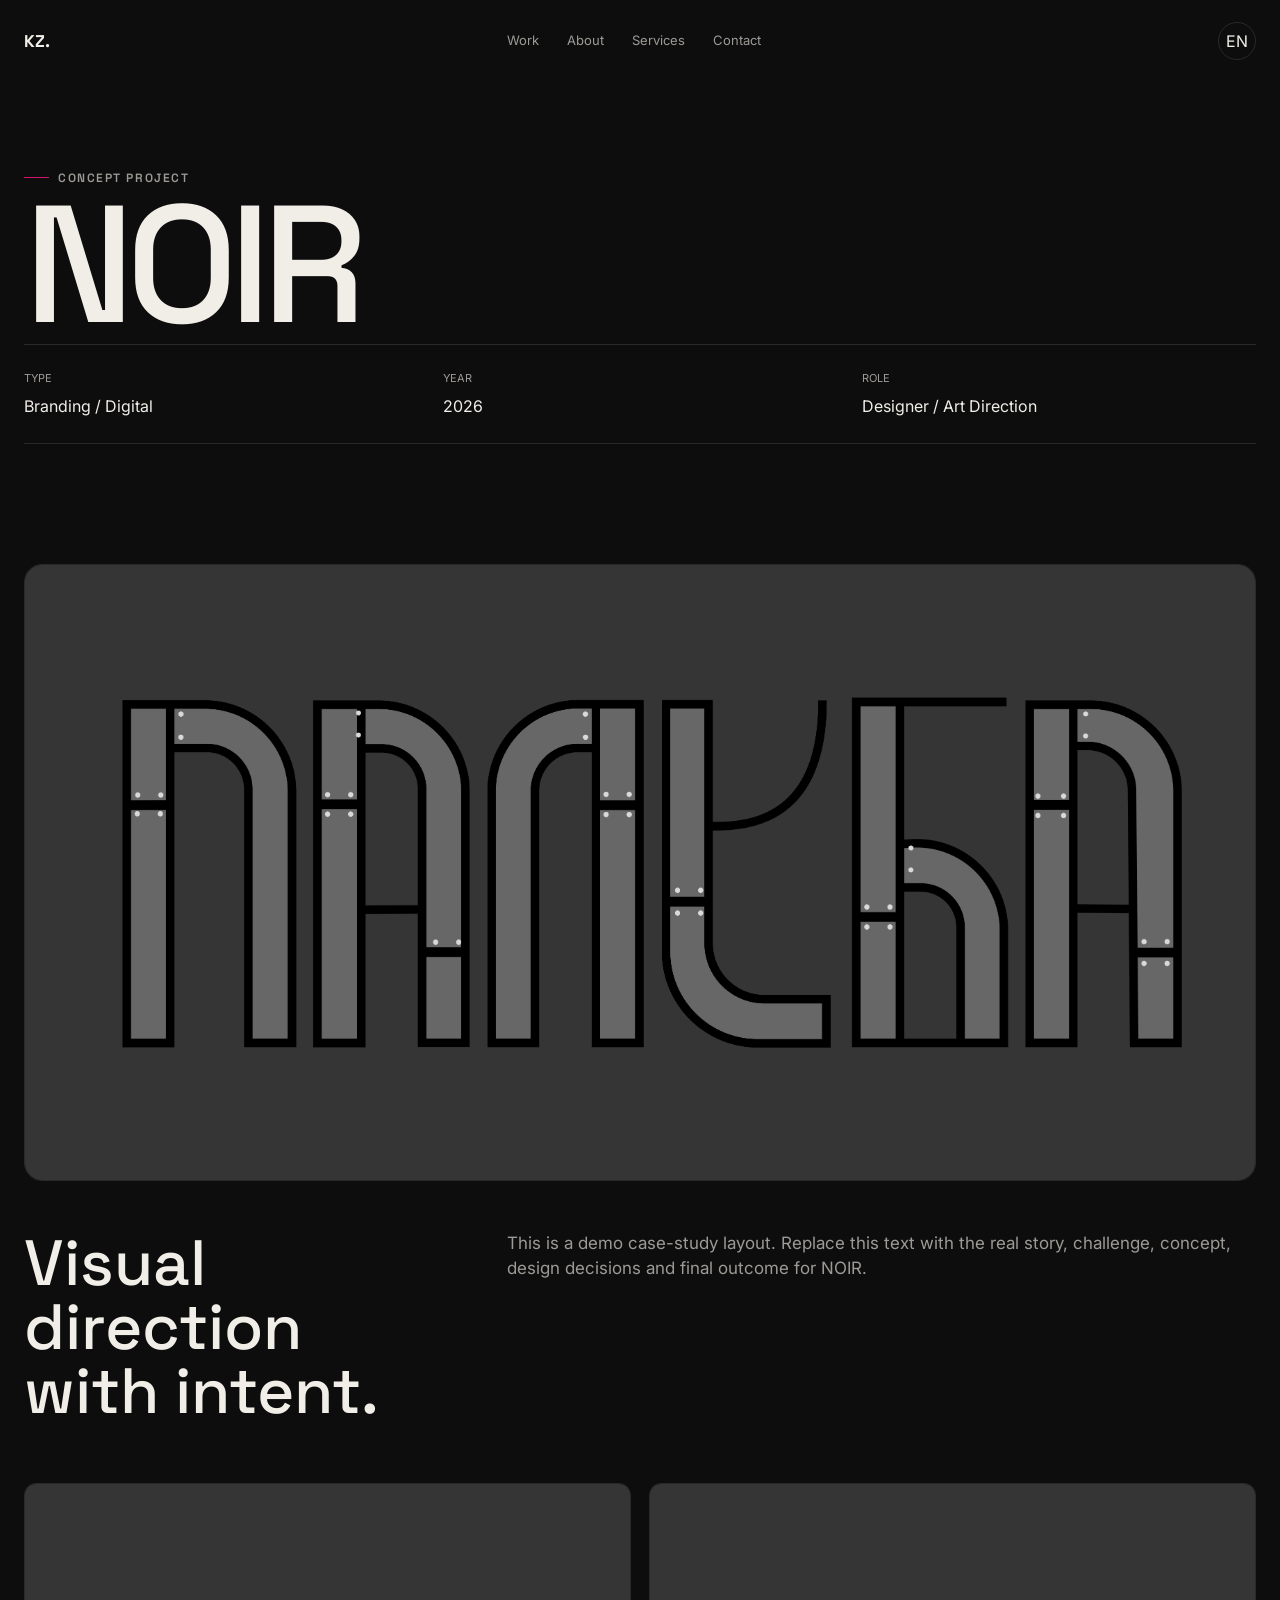
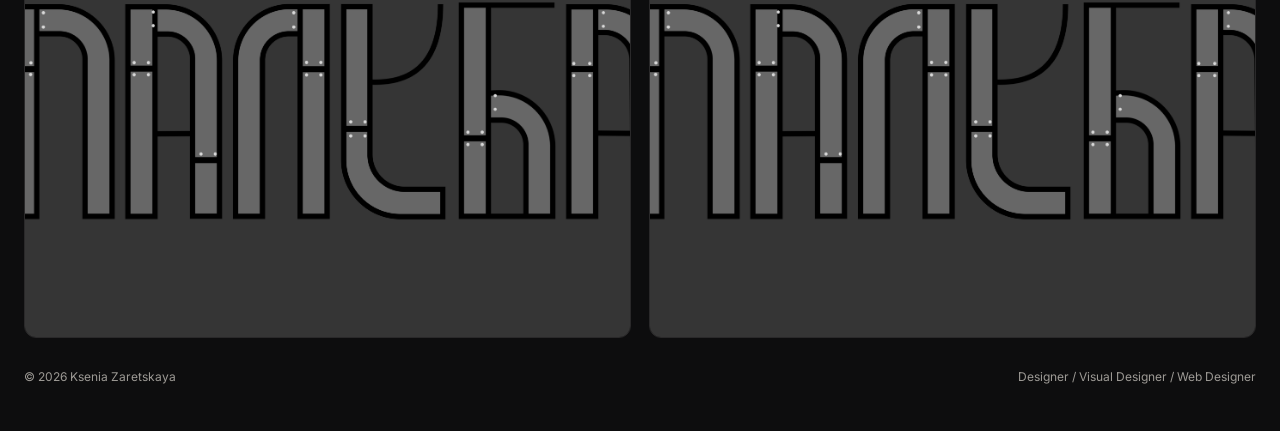
<file: projects/noir.html>
<!doctype html><html lang="en"><head><meta charset="utf-8"><meta name="viewport" content="width=device-width,initial-scale=1"><title>NOIR — Ksenia Zaretskaya</title><link rel="stylesheet" href="../css/reset.css"><link rel="stylesheet" href="../css/variables.css"><link rel="stylesheet" href="../css/global.css"><link rel="stylesheet" href="../css/components.css"><link rel="stylesheet" href="../css/animations.css"><link rel="stylesheet" href="../css/responsive.css"></head><body><header class="site-header"><div class="container nav"><a class="logo" href="../index.html">KZ.</a><nav class="nav-links"><a href="../index.html#work">Work</a><a href="../about.html">About</a><a href="../index.html#services">Services</a><a href="../contact.html">Contact</a></nav><div class="nav-actions"><button class="icon-btn menu-toggle">☰</button><button class="lang-btn" data-lang-toggle>EN</button></div></div></header><main><section class="case-hero"><div class="container"><span class="eyebrow reveal">Concept project</span><!-- TODO: ЗДЕСЬ ПОМЕНЯТЬ НАЗВАНИЕ ПРОЕКТА --><h1 class="display case-title reveal">NOIR</h1><div class="case-info reveal"><div><span>Type</span>Branding / Digital</div><div><span>Year</span><!-- TODO: ЗДЕСЬ ПОМЕНЯТЬ ГОД -->2026</div><div><span>Role</span>Designer / Art Direction</div></div></div></section><section class="container"><div class="case-cover reveal"><!-- TODO: ЗДЕСЬ ПОМЕНЯТЬ ГЛАВНУЮ КАРТИНКУ ПРОЕКТА NOIR --><img src="../assets/images/noir.png" alt="NOIR main visual"></div><div class="case-body"><div><h2>Visual direction<br>with intent.</h2></div><div><p><!-- TODO: ЗДЕСЬ ПОМЕНЯТЬ ОПИСАНИЕ ПРОЕКТА -->This is a demo case-study layout. Replace this text with the real story, challenge, concept, design decisions and final outcome for NOIR.</p></div></div><div class="case-gallery"><!-- TODO: ЗДЕСЬ ДОБАВИТЬ ДОПОЛНИТЕЛЬНЫЕ КАРТИНКИ ПРОЕКТА --><img src="../assets/images/noir.png" alt="NOIR detail 01"><img src="../assets/images/noir.png" alt="NOIR detail 02"></div></section></main><footer class="footer"><div class="container footer-row"><span>© 2026 Ksenia Zaretskaya</span><span>Designer / Visual Designer / Web Designer</span></div></footer><script src="../js/main.js"></script><script src="../js/animations.js"></script><script src="../js/language.js"></script></body></html>
</file>
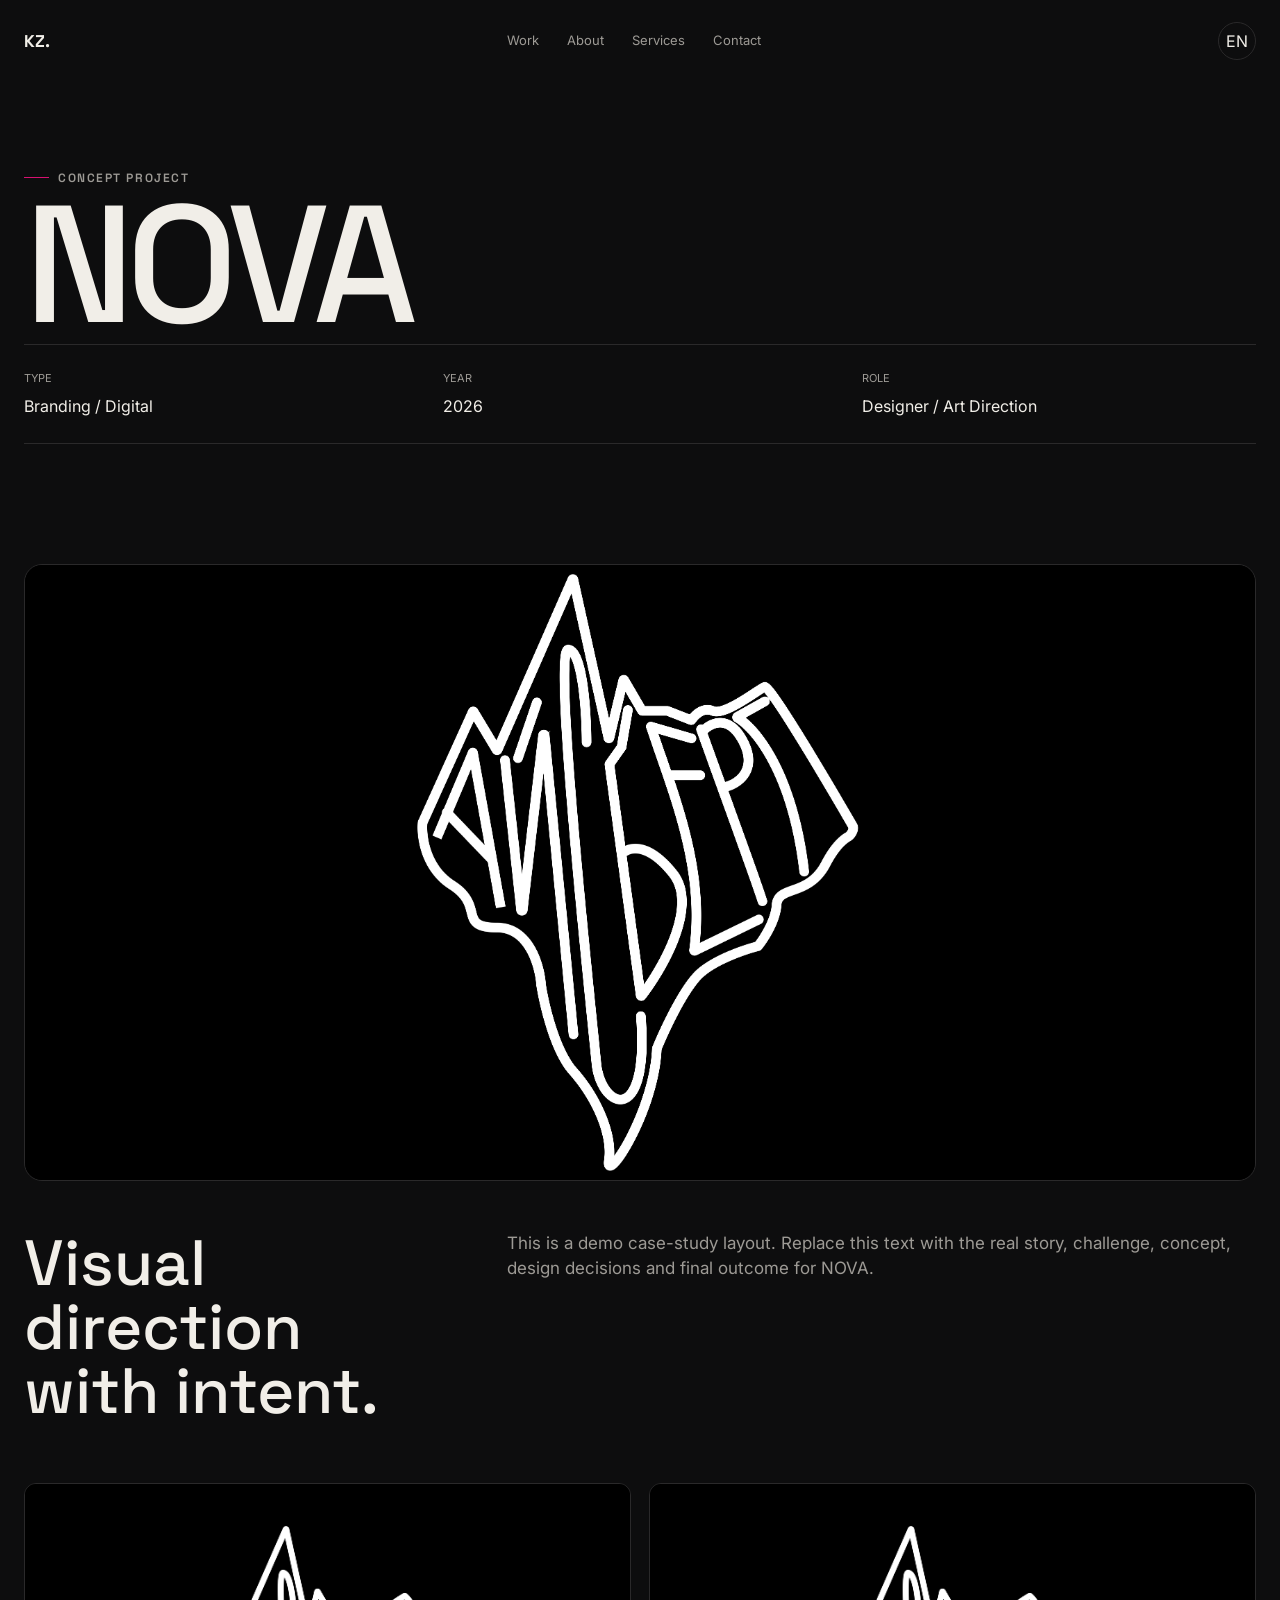
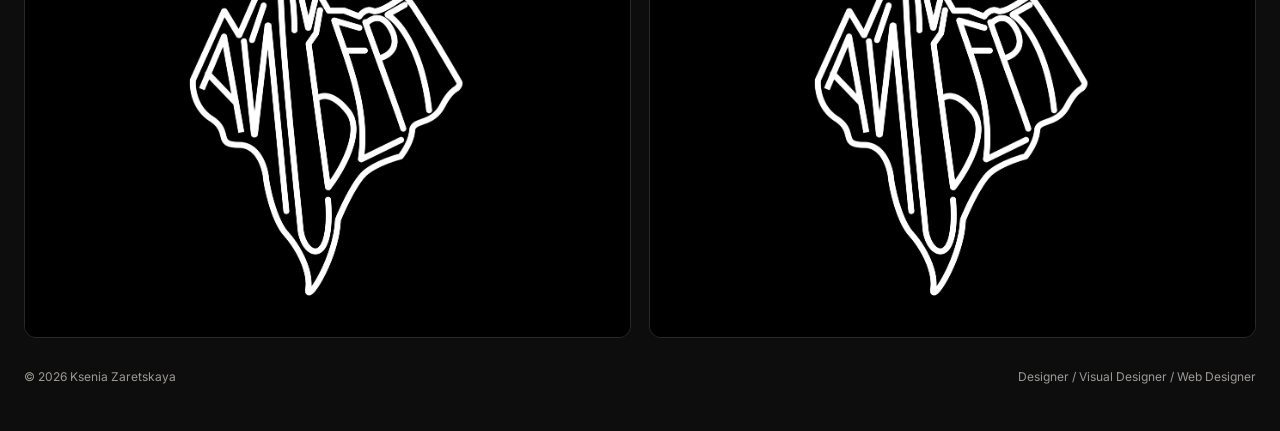
<file: projects/nova.html>
<!doctype html><html lang="en"><head><meta charset="utf-8"><meta name="viewport" content="width=device-width,initial-scale=1"><title>NOVA — Ksenia Zaretskaya</title><link rel="stylesheet" href="../css/reset.css"><link rel="stylesheet" href="../css/variables.css"><link rel="stylesheet" href="../css/global.css"><link rel="stylesheet" href="../css/components.css"><link rel="stylesheet" href="../css/animations.css"><link rel="stylesheet" href="../css/responsive.css"></head><body><header class="site-header"><div class="container nav"><a class="logo" href="../index.html">KZ.</a><nav class="nav-links"><a href="../index.html#work">Work</a><a href="../about.html">About</a><a href="../index.html#services">Services</a><a href="../contact.html">Contact</a></nav><div class="nav-actions"><button class="icon-btn menu-toggle">☰</button><button class="lang-btn" data-lang-toggle>EN</button></div></div></header><main><section class="case-hero"><div class="container"><span class="eyebrow reveal">Concept project</span><!-- TODO: ЗДЕСЬ ПОМЕНЯТЬ НАЗВАНИЕ ПРОЕКТА --><h1 class="display case-title reveal">NOVA</h1><div class="case-info reveal"><div><span>Type</span>Branding / Digital</div><div><span>Year</span><!-- TODO: ЗДЕСЬ ПОМЕНЯТЬ ГОД -->2026</div><div><span>Role</span>Designer / Art Direction</div></div></div></section><section class="container"><div class="case-cover reveal"><!-- TODO: ЗДЕСЬ ПОМЕНЯТЬ ГЛАВНУЮ КАРТИНКУ ПРОЕКТА NOVA --><img src="../assets/images/nova.png" alt="NOVA main visual"></div><div class="case-body"><div><h2>Visual direction<br>with intent.</h2></div><div><p><!-- TODO: ЗДЕСЬ ПОМЕНЯТЬ ОПИСАНИЕ ПРОЕКТА -->This is a demo case-study layout. Replace this text with the real story, challenge, concept, design decisions and final outcome for NOVA.</p></div></div><div class="case-gallery"><!-- TODO: ЗДЕСЬ ДОБАВИТЬ ДОПОЛНИТЕЛЬНЫЕ КАРТИНКИ ПРОЕКТА --><img src="../assets/images/nova.png" alt="NOVA detail 01"><img src="../assets/images/nova.png" alt="NOVA detail 02"></div></section></main><footer class="footer"><div class="container footer-row"><span>© 2026 Ksenia Zaretskaya</span><span>Designer / Visual Designer / Web Designer</span></div></footer><script src="../js/main.js"></script><script src="../js/animations.js"></script><script src="../js/language.js"></script></body></html>
</file>
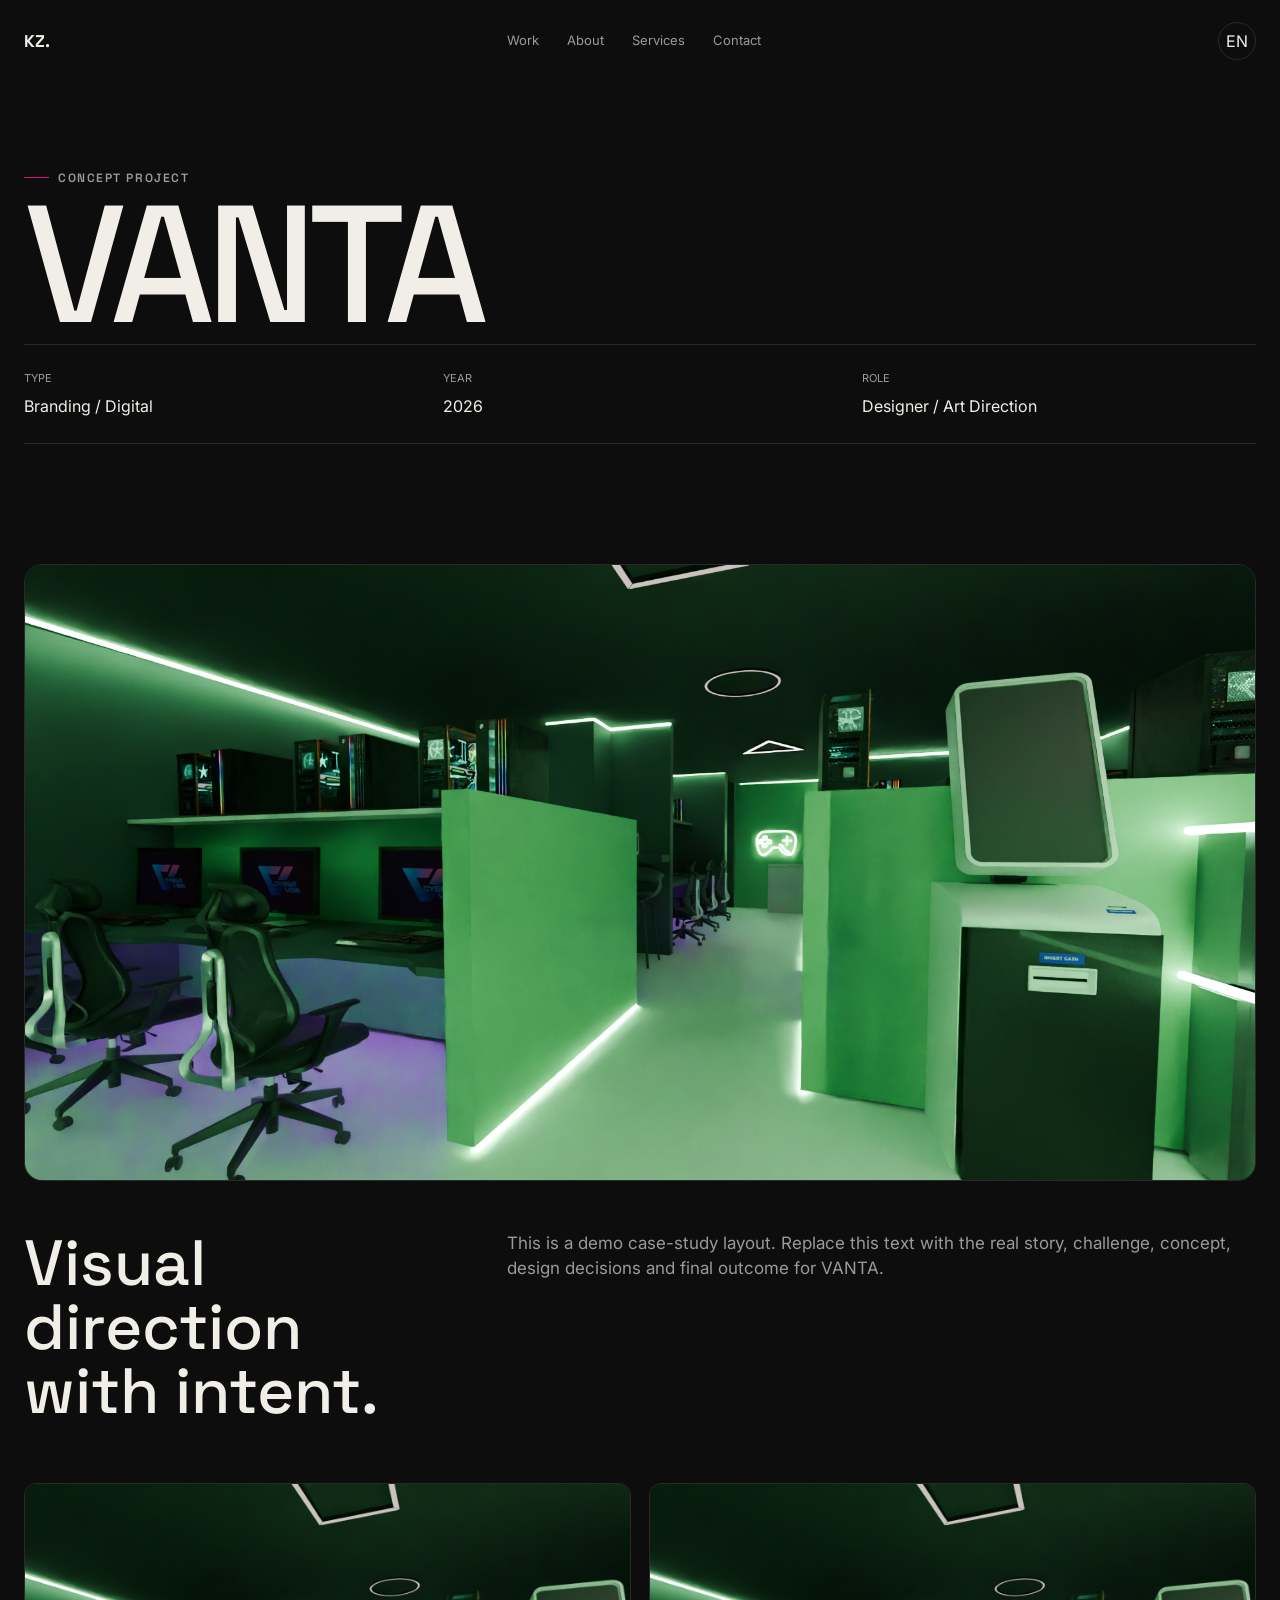
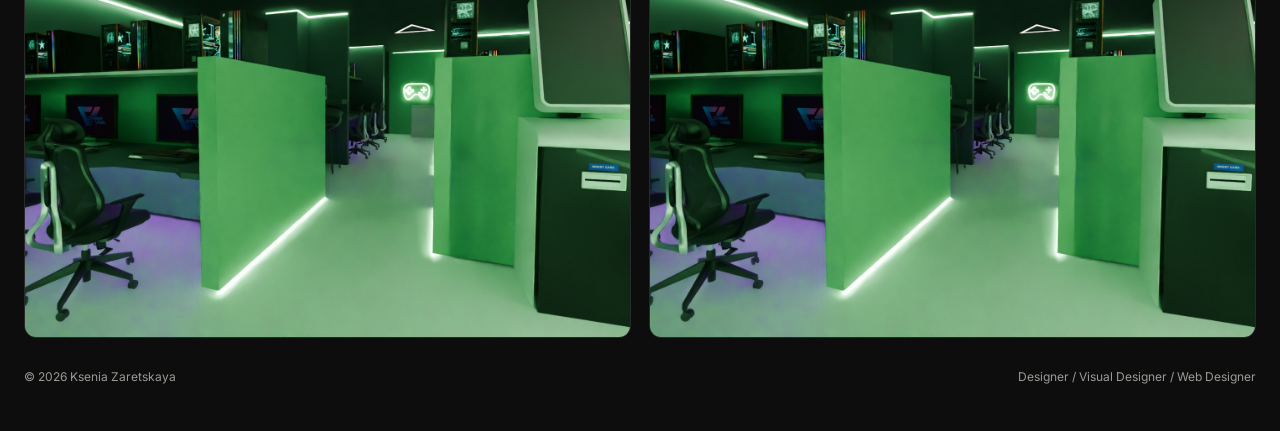
<file: projects/vanta.html>
<!doctype html><html lang="en"><head><meta charset="utf-8"><meta name="viewport" content="width=device-width,initial-scale=1"><title>VANTA — Ksenia Zaretskaya</title><link rel="stylesheet" href="../css/reset.css"><link rel="stylesheet" href="../css/variables.css"><link rel="stylesheet" href="../css/global.css"><link rel="stylesheet" href="../css/components.css"><link rel="stylesheet" href="../css/animations.css"><link rel="stylesheet" href="../css/responsive.css"></head><body><header class="site-header"><div class="container nav"><a class="logo" href="../index.html">KZ.</a><nav class="nav-links"><a href="../index.html#work">Work</a><a href="../about.html">About</a><a href="../index.html#services">Services</a><a href="../contact.html">Contact</a></nav><div class="nav-actions"><button class="icon-btn menu-toggle">☰</button><button class="lang-btn" data-lang-toggle>EN</button></div></div></header><main><section class="case-hero"><div class="container"><span class="eyebrow reveal">Concept project</span><!-- TODO: ЗДЕСЬ ПОМЕНЯТЬ НАЗВАНИЕ ПРОЕКТА --><h1 class="display case-title reveal">VANTA</h1><div class="case-info reveal"><div><span>Type</span>Branding / Digital</div><div><span>Year</span><!-- TODO: ЗДЕСЬ ПОМЕНЯТЬ ГОД -->2026</div><div><span>Role</span>Designer / Art Direction</div></div></div></section><section class="container"><div class="case-cover reveal"><!-- TODO: ЗДЕСЬ ПОМЕНЯТЬ ГЛАВНУЮ КАРТИНКУ ПРОЕКТА VANTA --><img src="../assets/images/vanta.png" alt="VANTA main visual"></div><div class="case-body"><div><h2>Visual direction<br>with intent.</h2></div><div><p><!-- TODO: ЗДЕСЬ ПОМЕНЯТЬ ОПИСАНИЕ ПРОЕКТА -->This is a demo case-study layout. Replace this text with the real story, challenge, concept, design decisions and final outcome for VANTA.</p></div></div><div class="case-gallery"><!-- TODO: ЗДЕСЬ ДОБАВИТЬ ДОПОЛНИТЕЛЬНЫЕ КАРТИНКИ ПРОЕКТА --><img src="../assets/images/vanta.png" alt="VANTA detail 01"><img src="../assets/images/vanta.png" alt="VANTA detail 02"></div></section></main><footer class="footer"><div class="container footer-row"><span>© 2026 Ksenia Zaretskaya</span><span>Designer / Visual Designer / Web Designer</span></div></footer><script src="../js/main.js"></script><script src="../js/animations.js"></script><script src="../js/language.js"></script></body></html>
</file>
<file: css/variables.css>
:root{--bg:#0d0d0e;--surface:#181819;--text:#f1eee8;--muted:#9d9a95;--line:#2a292a;--accent:#d61170;--max:1240px;--ease:cubic-bezier(.2,.75,.2,1)}
</file>
<file: css/global.css>
@import url('https://fonts.googleapis.com/css2?family=Inter:wght@400;500;600&family=Space+Grotesk:wght@400;500;600;700&display=swap');
body{background:var(--bg);color:var(--text);font-family:Inter,sans-serif;line-height:1.5;overflow-x:hidden}::selection{background:var(--accent)}.container{width:min(calc(100% - 48px),var(--max));margin:auto}.section{padding:120px 0}.display{font-family:'Space Grotesk';font-weight:500;letter-spacing:-.055em;line-height:.95}.eyebrow{display:inline-flex;gap:9px;color:var(--muted);font:600 12px 'Space Grotesk';letter-spacing:.13em;text-transform:uppercase}.eyebrow:before{content:'';width:25px;height:1px;background:var(--accent);margin-top:7px}.muted{color:var(--muted)}.page-main{padding-top:100px}.reveal{opacity:0;transform:translateY(25px);transition:.8s var(--ease)}.reveal.is-visible{opacity:1;transform:none}
</file>
<file: css/components.css>
.site-header{position:fixed;inset:0 0 auto;z-index:10;padding:22px 0;transition:.3s}.site-header.is-scrolled{background:#0d0d0ed9;backdrop-filter:blur(16px);padding:14px 0;border-bottom:1px solid var(--line)}.nav{display:flex;align-items:center;justify-content:space-between}.logo{font:700 17px 'Space Grotesk'}.nav-links{display:flex;gap:28px;color:var(--muted);font-size:13px}.nav-links a:hover{color:var(--text)}.nav-actions{display:flex;gap:8px}.icon-btn,.lang-btn{height:38px;min-width:38px;border:1px solid var(--line);border-radius:99px;background:none;color:var(--text)}.menu-toggle{display:none}.hero{min-height:100vh;display:grid;align-items:center;padding:130px 0 70px}.hero-grid{display:grid;grid-template-columns:1.15fr .85fr;gap:60px;align-items:center}.hero-title{font-size:clamp(64px,9vw,150px)}.hero-title span{color:transparent;-webkit-text-stroke:1px #777}.hero-copy{max-width:560px;margin:30px 0;color:var(--muted);font-size:17px}.hero-actions{display:flex;gap:12px;flex-wrap:wrap}.btn{display:inline-flex;align-items:center;justify-content:center;min-height:48px;padding:0 20px;border:1px solid var(--line);border-radius:99px;transition:.3s}.btn-primary{background:var(--text);color:var(--bg);border-color:var(--text)}.btn:hover{transform:translateY(-2px)}.hero-visual{width:100%;max-width:620px;aspect-ratio:4/5;margin:auto;position:relative;overflow:hidden;border-radius:24px;isolation:isolate;mask-image:radial-gradient(ellipse at center,#000 48%,#000b 72%,transparent 100%)}.hero-visual img{width:100%;height:100%;display:block;object-fit:cover;object-position:64% center;mix-blend-mode:screen;opacity:.92;animation:float 8s ease-in-out infinite;filter:contrast(1.04) saturate(.9)}.section-head{display:flex;justify-content:space-between;align-items:end;gap:30px;margin-bottom:50px}.section-title{font-size:clamp(44px,6vw,88px)}.work-grid{display:grid;grid-template-columns:repeat(2,1fr);gap:24px}.work-card{display:block}.work-media{aspect-ratio:4/3;overflow:hidden;border:1px solid var(--line);border-radius:18px;background:var(--surface)}.work-media img{width:100%;height:100%;object-fit:cover;transition:.8s}.work-card:hover img{transform:scale(1.045)}.work-meta{display:flex;justify-content:space-between;padding:17px 2px}.work-title{font:500 22px 'Space Grotesk'}.work-type{color:var(--muted);font-size:11px;text-transform:uppercase;letter-spacing:.08em}.services{border-top:1px solid var(--line)}.service-row{display:grid;grid-template-columns:70px 1fr 310px;gap:25px;align-items:center;padding:26px 0;border-bottom:1px solid var(--line)}.service-name{font:500 clamp(25px,4vw,48px) 'Space Grotesk'}.service-desc{color:var(--muted);font-size:14px}.process-grid{display:grid;grid-template-columns:repeat(4,1fr);border-top:1px solid var(--line);border-left:1px solid var(--line)}.process-item{min-height:240px;padding:26px;border-right:1px solid var(--line);border-bottom:1px solid var(--line)}.process-num{color:#d3198c;font:12px 'Space Grotesk'}.process-item h3{margin:80px 0 12px;font:500 25px 'Space Grotesk'}.process-item p{color:var(--muted);font-size:14px}.about-split,.case-body{display:grid;grid-template-columns:.7fr 1.3fr;gap:80px}.about-lead{font:500 clamp(30px,4vw,58px)/1.05 'Space Grotesk';letter-spacing:-.04em}.expertise-list{display:grid;grid-template-columns:repeat(2,1fr);margin-top:30px;background:var(--line);gap:1px}.expertise-list li{background:var(--bg);padding:18px;color:var(--muted)}.cta{padding:90px 0;border-block:1px solid var(--line)}.cta-title{font-size:clamp(52px,8vw,112px)}.accent{color:#d3198c}.footer{padding:30px 0 45px;color:var(--muted);font-size:12px}.footer-row{display:flex;justify-content:space-between}.case-hero{padding:160px 0 70px}.case-title{font-size:clamp(68px,13vw,170px)}.case-info{display:grid;grid-template-columns:repeat(3,1fr);gap:25px;padding:25px 0;border-block:1px solid var(--line)}.case-info span{display:block;color:var(--muted);font-size:11px;text-transform:uppercase;margin-bottom:7px}.case-cover{margin:50px 0;border:1px solid var(--line);border-radius:18px;overflow:hidden}.case-cover img{width:100%;aspect-ratio:16/8;object-fit:cover}.case-body h2{font:500 clamp(32px,5vw,64px)/1 'Space Grotesk'}.case-body p{color:var(--muted);font-size:17px}.case-gallery{display:grid;grid-template-columns:repeat(2,1fr);gap:18px;margin-top:60px}.case-gallery img{width:100%;aspect-ratio:4/3;object-fit:cover;border-radius:12px;border:1px solid var(--line)}.form{max-width:760px;display:grid;gap:18px}.field{display:grid;gap:7px}.field label{font-size:12px;color:var(--muted)}.field input,.field textarea{width:100%;padding:15px;background:var(--surface);border:1px solid var(--line);border-radius:12px;color:var(--text);outline:none}.field textarea{min-height:170px}.form-status{color:var(--muted);min-height:20px}
</file>
<file: css/animations.css>
@keyframes float{0%,100%{transform:translateY(0) rotate(-3deg)}50%{transform:translateY(-16px) rotate(4deg)}}
</file>
<file: css/responsive.css>
@media(max-width:900px){.container{width:min(calc(100% - 32px),var(--max))}.section{padding:85px 0}.menu-toggle{display:block}.nav-links{position:fixed;top:70px;left:16px;right:16px;display:grid;gap:0;padding:10px;background:#181819;border:1px solid var(--line);border-radius:15px;opacity:0;pointer-events:none;transform:translateY(-10px);transition:.25s}.nav-links.is-open{opacity:1;pointer-events:auto;transform:none}.nav-links a{padding:13px}.hero-grid,.about-split,.case-body{grid-template-columns:1fr}.hero-orb{width:min(70vw,380px);margin-top:20px}.work-grid{grid-template-columns:1fr}.process-grid{grid-template-columns:1fr 1fr}.service-row{grid-template-columns:50px 1fr}.service-desc{grid-column:2}.case-info{grid-template-columns:1fr}}@media(max-width:600px){.hero-title{font-size:18vw}.section-head{display:block}.process-grid,.expertise-list,.case-gallery{grid-template-columns:1fr}.case-title{font-size:21vw}.footer-row{display:grid;gap:8px}}

/* Hero design visual: responsive sizing */
@media(max-width:900px){.hero-visual{max-width:520px;aspect-ratio:5/4;margin-top:12px}.hero-visual img{object-position:64% center}}
@media(max-width:560px){.hero-visual{max-width:100%;aspect-ratio:1/1;border-radius:16px}.hero-visual img{object-position:62% center}}
</file>
